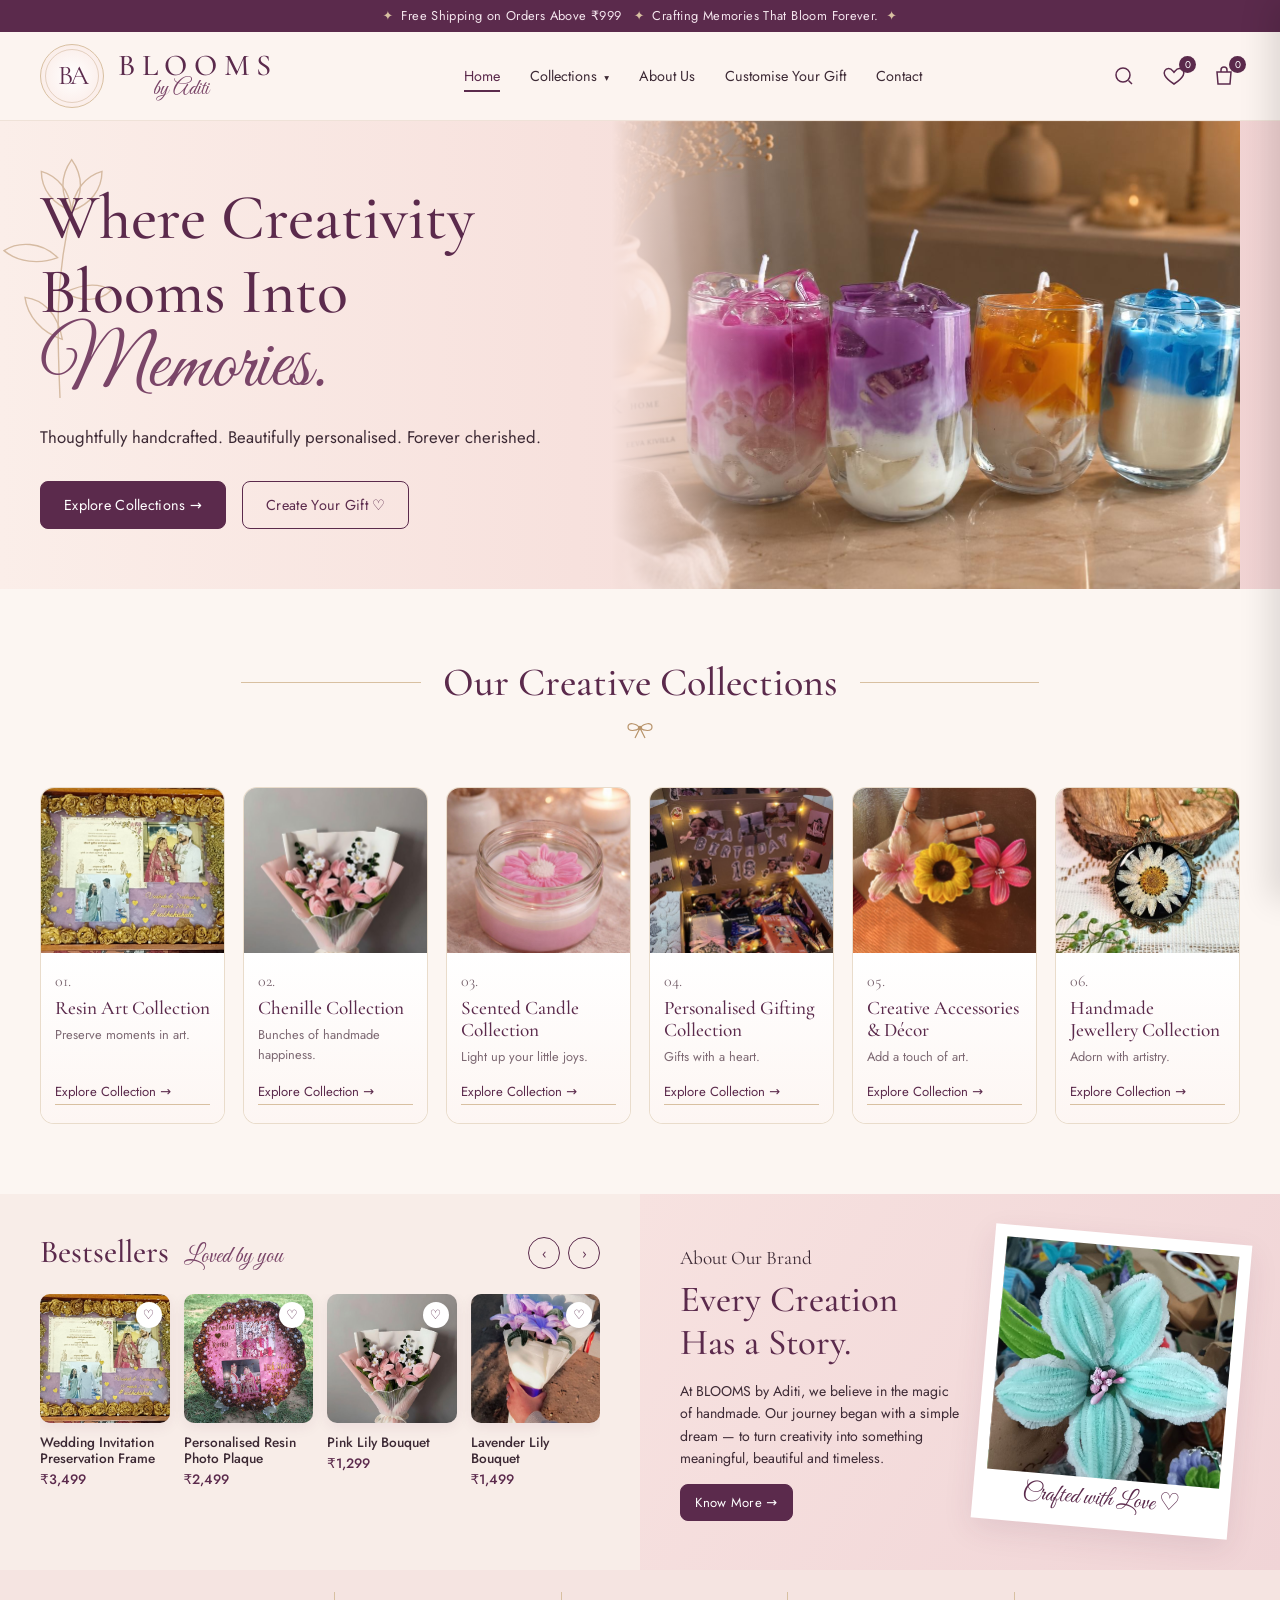
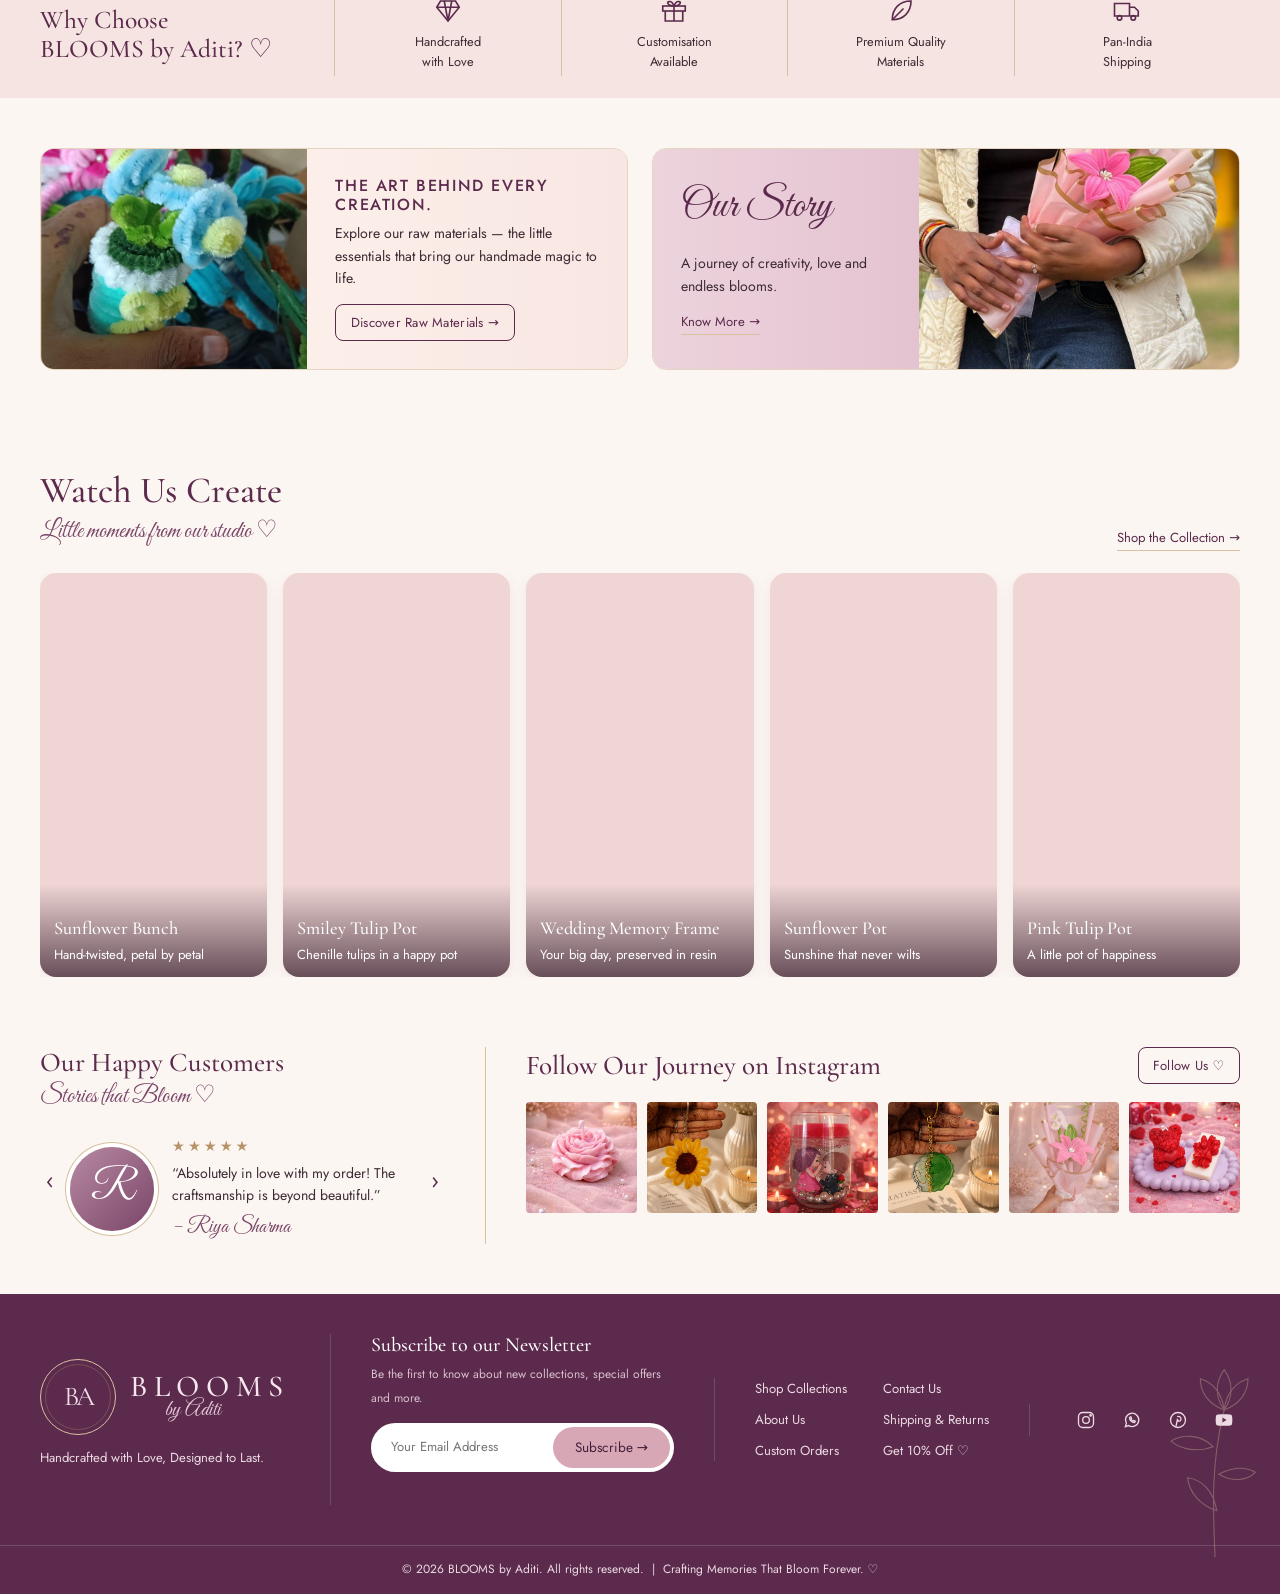
<file: index.html>
<!DOCTYPE html>
<html lang="en">
<head>
  <meta charset="UTF-8">
  <meta name="viewport" content="width=device-width, initial-scale=1.0">
  <title>BLOOMS by Aditi — Handcrafted Resin Art, Candles &amp; Personalised Gifts</title>
  <meta name="description" content="Thoughtfully handcrafted. Beautifully personalised. Forever cherished. Resin art, chenille bouquets, scented candles, personalised gifts and handmade jewellery.">
  <link rel="preconnect" href="https://fonts.googleapis.com">
  <link rel="preconnect" href="https://fonts.gstatic.com" crossorigin>
  <link href="https://fonts.googleapis.com/css2?family=Cormorant+Garamond:wght@400;500;600&family=Great+Vibes&family=Jost:wght@300;400;500;600&display=swap" rel="stylesheet">
  <link rel="stylesheet" href="css/style.css">
</head>
<body data-page="home">
  <div id="site-header"></div>

  <main>
    <!-- HERO -->
    <section class="hero">
      <div class="hero-floral">
        <svg viewBox="0 0 120 220" fill="none" stroke="currentColor" stroke-width="1.2" stroke-linecap="round"><path d="M60 220C58 170 55 120 70 60"/><path d="M62 170c-18-6-30-20-32-36 16 2 28 14 32 36zM64 130c16-8 30-8 40-2-10 10-26 10-40 2z"/><path d="M70 60c-10-14-10-30 0-44 10 14 10 30 0 44z"/><path d="M70 60c-16-6-26-18-26-34 14 4 24 16 26 34zM70 60c16-6 26-18 26-34-14 4-24 16-26 34z"/><path d="M58 100c-14-14-34-14-46-6 12 10 30 12 46 6z"/></svg>
      </div>
      <div class="container hero-inner">
        <div class="hero-copy">
          <h1>Where Creativity<br>Blooms Into <span class="script">Memories.</span></h1>
          <p class="lead">Thoughtfully handcrafted. Beautifully personalised. Forever cherished.</p>
          <div class="hero-actions">
            <a href="collections.html" class="btn btn-primary">Explore Collections →</a>
            <a href="contact.html#custom" class="btn btn-outline">Create Your Gift ♡</a>
          </div>
        </div>
        <div class="hero-visual">
          <div class="ph" data-img="hero.jpg" role="img" aria-label="Hand-poured layered soy candles by BLOOMS by Aditi"></div>
        </div>
      </div>
    </section>

    <!-- COLLECTIONS -->
    <section class="section">
      <div class="container">
        <div class="section-title">
          <h2>Our Creative Collections</h2>
          <span class="bow"><svg width="30" height="18" viewBox="0 0 30 18" fill="none" stroke="currentColor" stroke-width="1.2"><path d="M15 7C11 2 3 1 3 6s8 4 12 1zm0 0c4-5 12-6 12-1s-8 4-12 1z"/><path d="M15 7l-5 10M15 7l5 10"/><circle cx="15" cy="7" r="1.6" fill="currentColor"/></svg></span>
        </div>
        <div class="collections-grid" id="homeCollections"></div>
      </div>
    </section>

    <!-- BESTSELLERS + ABOUT -->
    <section class="split-band">
      <div class="bestsellers">
        <div class="bestsellers-head">
          <h2>Bestsellers <span class="script">Loved by you</span></h2>
          <div class="slider-nav">
            <button class="round-btn" id="bsPrev" aria-label="Previous">‹</button>
            <button class="round-btn" id="bsNext" aria-label="Next">›</button>
          </div>
        </div>
        <div class="product-track" id="bestTrack"></div>
      </div>

      <div class="about-teaser">
        <div>
          <span class="eyebrow">About Our Brand</span>
          <h2>Every Creation<br>Has a Story.</h2>
          <p>At BLOOMS by Aditi, we believe in the magic of handmade. Our journey began with a simple dream — to turn creativity into something meaningful, beautiful and timeless.</p>
          <a href="about.html" class="btn btn-primary btn-sm">Know More →</a>
        </div>
        <figure class="polaroid">
          <div class="ph" data-img="about-hands.jpg" role="img" aria-label="Hands placing pressed flowers into resin"></div>
          <figcaption>Crafted with Love ♡</figcaption>
        </figure>
      </div>
    </section>

    <!-- WHY CHOOSE -->
    <section class="why">
      <div class="container why-inner" id="whyInner"></div>
    </section>

    <!-- RAW MATERIALS / STORY BANNERS -->
    <section class="section-sm">
      <div class="container banners">
        <a href="collections.html" class="banner reveal">
          <div class="ph" data-img="raw-materials.jpg"></div>
          <div class="copy">
            <h3>The Art Behind Every Creation.</h3>
            <p style="font-size:.88rem">Explore our raw materials — the little essentials that bring our handmade magic to life.</p>
            <span class="btn btn-outline btn-sm" style="align-self:flex-start">Discover Raw Materials →</span>
          </div>
        </a>
        <a href="about.html" class="banner story reveal">
          <div class="copy">
            <h3>Our Story</h3>
            <p style="font-size:.88rem">A journey of creativity, love and endless blooms.</p>
            <span class="arrow-link" style="align-self:flex-start">Know More →</span>
          </div>
          <div class="ph" data-img="p-pink-lily-4.jpg"></div>
        </a>
      </div>
    </section>

    <!-- WATCH US CREATE (videos) -->
    <section class="section-sm">
      <div class="container">
        <div class="reels-head">
          <div>
            <h2>Watch Us Create</h2>
            <span class="script">Little moments from our studio ♡</span>
          </div>
          <a href="collections.html" class="arrow-link">Shop the Collection →</a>
        </div>
        <div class="reels" id="reels"></div>
      </div>
    </section>

    <!-- TESTIMONIALS + INSTAGRAM -->
    <section class="section-sm" style="padding-top:20px">
      <div class="container social-band">
        <div>
          <h2>Our Happy Customers</h2>
          <span class="script">Stories that Bloom ♡</span>
          <div class="t-slider">
            <button class="t-arrow" id="tPrev" aria-label="Previous review">‹</button>
            <div id="tSlides" style="flex:1"></div>
            <button class="t-arrow" id="tNext" aria-label="Next review">›</button>
          </div>
        </div>
        <div>
          <div class="insta-head">
            <h2>Follow Our Journey on Instagram</h2>
            <a href="#" class="btn btn-outline btn-sm">Follow Us ♡</a>
          </div>
          <div class="insta-grid" id="instaGrid"></div>
        </div>
      </div>
    </section>
  </main>

  <div id="site-footer"></div>

  <script src="js/main.js"></script>
  <script>
    window.pageInit = () => {
      // Collections
      document.getElementById("homeCollections").innerHTML =
        COLLECTIONS.map((c, i) => collectionCard(c, i)).join("");

      // Bestsellers slider
      const track = document.getElementById("bestTrack");
      track.innerHTML = PRODUCTS.filter((p) => p.best).map((p) => productCard(p)).join("");
      const step = () => track.querySelector(".product-card").offsetWidth + 14;
      document.getElementById("bsNext").onclick = () => {
        const atEnd = track.scrollLeft + track.clientWidth >= track.scrollWidth - 5;
        track.scrollTo({ left: atEnd ? 0 : track.scrollLeft + step() });
      };
      document.getElementById("bsPrev").onclick = () => track.scrollBy({ left: -step() });

      // Why choose
      const why = [
        [ICON.diamond, "Handcrafted<br>with Love"],
        [ICON.gift, "Customisation<br>Available"],
        [ICON.leaf, "Premium Quality<br>Materials"],
        [ICON.truck, "Pan-India<br>Shipping"],
      ];
      document.getElementById("whyInner").innerHTML =
        `<h2>Why Choose<br>BLOOMS by Aditi? ♡</h2>` +
        why.map(([i, t]) => `<div class="why-item">${i}${t}</div>`).join("");

      // Testimonials
      const reviews = [
        ["Absolutely in love with my order! The craftsmanship is beyond beautiful.", "Riya Sharma", "avatar-1.jpg"],
        ["The custom gift I ordered for my sister's birthday was perfect. Such attention to detail.", "Ananya P.", "avatar-2.jpg"],
        ["The candle collection is divine! The fragrance, the packaging — everything is just perfect.", "Mehak T.", "avatar-3.jpg"],
      ];
      const slides = document.getElementById("tSlides");
      slides.innerHTML = reviews.map(([q, n, img], i) => `
        <div class="t-slide testimonial ${i === 0 ? "active" : ""}">
          <div class="avatar avatar-initial">${n.charAt(0)}</div>
          <div><div class="stars">★★★★★</div><blockquote>“${q}”</blockquote><cite>– ${n}</cite></div>
        </div>`).join("");
      let ti = 0;
      const show = (n) => {
        const all = slides.querySelectorAll(".t-slide");
        ti = (n + all.length) % all.length;
        all.forEach((s, i) => s.classList.toggle("active", i === ti));
      };
      document.getElementById("tNext").onclick = () => show(ti + 1);
      document.getElementById("tPrev").onclick = () => show(ti - 1);
      setInterval(() => show(ti + 1), 6000);

      // Video reels — only play while on screen, to save data
      const reels = [
        ["reel-sunflowers.mp4", "Sunflower Bunch", "Hand-twisted, petal by petal"],
        ["reel-tulip-pot.mp4", "Smiley Tulip Pot", "Chenille tulips in a happy pot"],
        ["reel-resin-frame.mp4", "Wedding Memory Frame", "Your big day, preserved in resin"],
        ["reel-sunflower-pot.mp4", "Sunflower Pot", "Sunshine that never wilts"],
        ["reel-pink-tulip-pot.mp4", "Pink Tulip Pot", "A little pot of happiness"],
      ];
      const reelWrap = document.getElementById("reels");
      reelWrap.innerHTML = reels.map(([src, title, sub]) => `
        <figure class="reel">
          <video src="videos/${src}" muted loop playsinline preload="metadata" aria-label="${title} video"></video>
          <figcaption><strong>${title}</strong>${sub}</figcaption>
        </figure>`).join("");
      const vio = new IntersectionObserver((entries) => entries.forEach((en) => {
        const v = en.target;
        if (en.isIntersecting) v.play().catch(() => {}); else v.pause();
      }), { threshold: 0.4 });
      reelWrap.querySelectorAll("video").forEach((v) => vio.observe(v));

      // Instagram
      document.getElementById("instaGrid").innerHTML =
        [1, 2, 3, 4, 5, 6].map((n) => `<a href="#" aria-label="Instagram post ${n}"><div class="ph" data-img="insta-${n}.jpg"></div></a>`).join("");
    };
  </script>
</body>
</html>
</file>
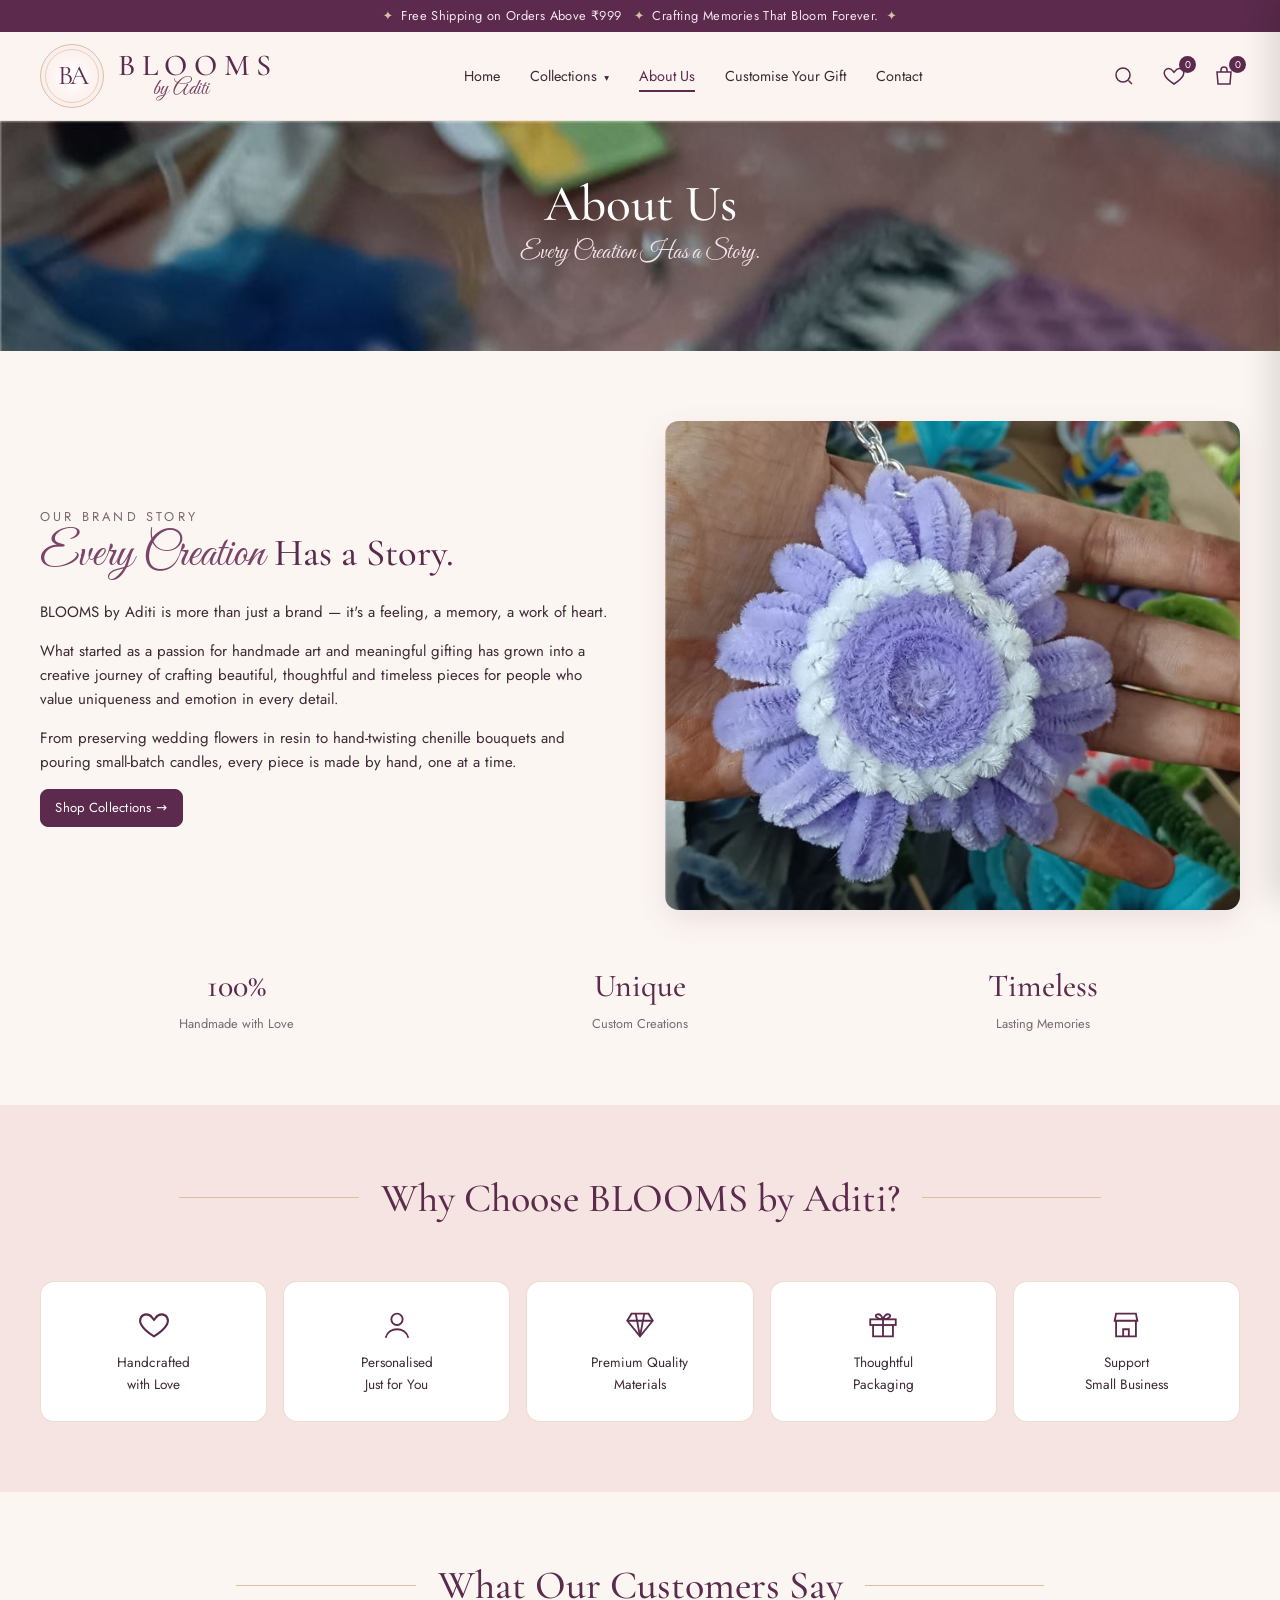
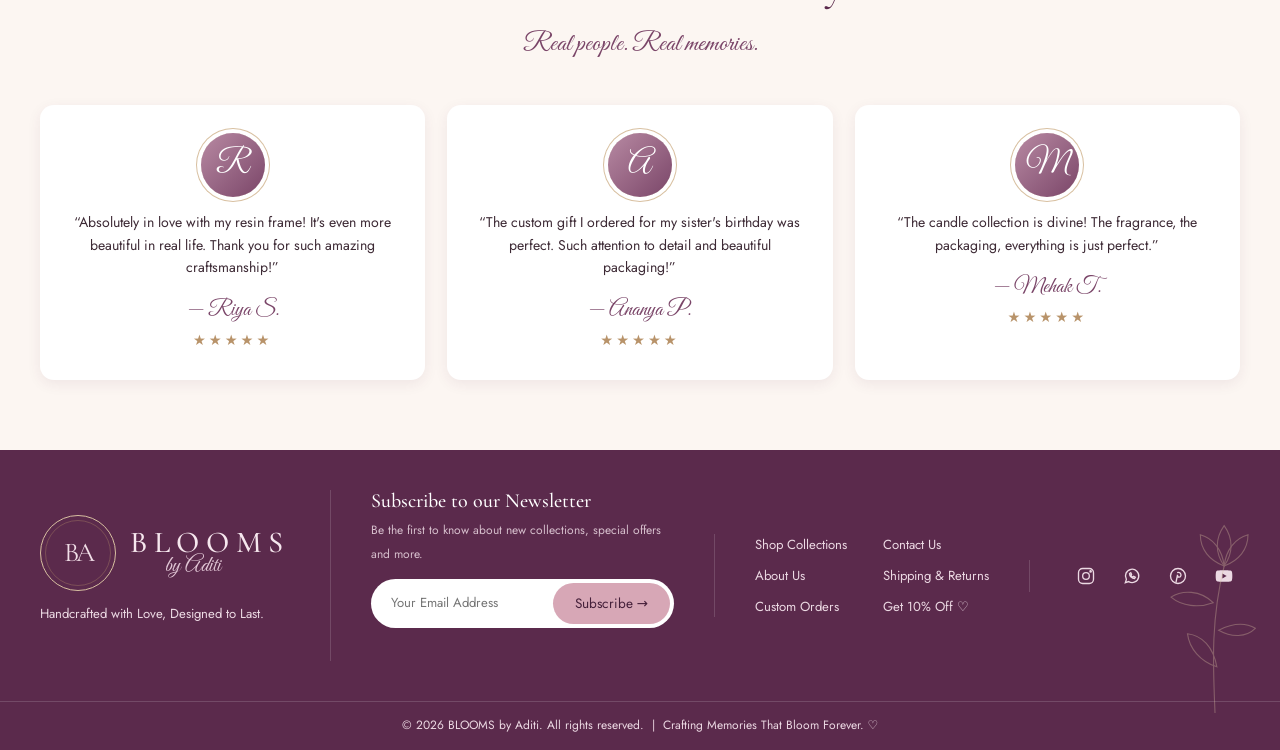
<file: about.html>
<!DOCTYPE html>
<html lang="en">
<head>
  <meta charset="UTF-8">
  <meta name="viewport" content="width=device-width, initial-scale=1.0">
  <title>About Us — BLOOMS by Aditi</title>
  <link rel="preconnect" href="https://fonts.googleapis.com">
  <link rel="preconnect" href="https://fonts.gstatic.com" crossorigin>
  <link href="https://fonts.googleapis.com/css2?family=Cormorant+Garamond:wght@400;500;600&family=Great+Vibes&family=Jost:wght@300;400;500;600&display=swap" rel="stylesheet">
  <link rel="stylesheet" href="css/style.css">
</head>
<body data-page="about">
  <div id="site-header"></div>

  <main>
    <section class="page-banner ph" data-img="banner-about.jpg">
      <div>
        <h1>About Us</h1>
        <p class="script">Every Creation Has a Story.</p>
      </div>
    </section>

    <section class="section">
      <div class="container story-grid">
        <div class="reveal">
          <span class="eyebrow" style="font-size:.8rem;letter-spacing:.25em;text-transform:uppercase;color:var(--muted)">Our Brand Story</span>
          <h2><span class="script" style="font-size:1.2em">Every Creation</span> Has a Story.</h2>
          <p>BLOOMS by Aditi is more than just a brand — it's a feeling, a memory, a work of heart.</p>
          <p>What started as a passion for handmade art and meaningful gifting has grown into a creative journey of crafting beautiful, thoughtful and timeless pieces for people who value uniqueness and emotion in every detail.</p>
          <p>From preserving wedding flowers in resin to hand-twisting chenille bouquets and pouring small-batch candles, every piece is made by hand, one at a time.</p>
          <a href="collections.html" class="btn btn-primary btn-sm">Shop Collections →</a>
        </div>
        <div class="ph reveal" data-img="about-story.jpg" role="img" aria-label="Aditi crafting a resin piece"></div>
      </div>
      <div class="container stats">
        <div><strong>100%</strong><span>Handmade with Love</span></div>
        <div><strong>Unique</strong><span>Custom Creations</span></div>
        <div><strong>Timeless</strong><span>Lasting Memories</span></div>
      </div>
    </section>

    <section class="section" style="background:var(--blush)">
      <div class="container">
        <div class="section-title"><h2>Why Choose BLOOMS by Aditi?</h2></div>
        <div class="values" id="values"></div>
      </div>
    </section>

    <section class="section">
      <div class="container">
        <div class="section-title">
          <h2>What Our Customers Say</h2>
          <p class="script">Real people. Real memories.</p>
        </div>
        <div class="reviews-grid" id="reviews"></div>
      </div>
    </section>
  </main>

  <div id="site-footer"></div>

  <script src="js/main.js"></script>
  <script>
    window.pageInit = () => {
      const vals = [
        [ICON.heart, "Handcrafted<br>with Love"],
        [ICON.user, "Personalised<br>Just for You"],
        [ICON.diamond, "Premium Quality<br>Materials"],
        [ICON.gift, "Thoughtful<br>Packaging"],
        [ICON.shop, "Support<br>Small Business"],
      ];
      document.getElementById("values").innerHTML =
        vals.map(([i, t]) => `<div class="value reveal">${i}${t}</div>`).join("");

      const reviews = [
        ["Absolutely in love with my resin frame! It's even more beautiful in real life. Thank you for such amazing craftsmanship!", "Riya S.", "avatar-1.jpg"],
        ["The custom gift I ordered for my sister's birthday was perfect. Such attention to detail and beautiful packaging!", "Ananya P.", "avatar-2.jpg"],
        ["The candle collection is divine! The fragrance, the packaging, everything is just perfect.", "Mehak T.", "avatar-3.jpg"],
      ];
      document.getElementById("reviews").innerHTML = reviews.map(([q, n, img]) => `
        <div class="review-card reveal">
          <div class="avatar avatar-initial">${n.charAt(0)}</div>
          <p>“${q}”</p>
          <cite class="script" style="font-style:normal;font-size:1.4rem">— ${n}</cite>
          <div class="stars">★★★★★</div>
        </div>`).join("");
    };
  </script>
</body>
</html>
</file>
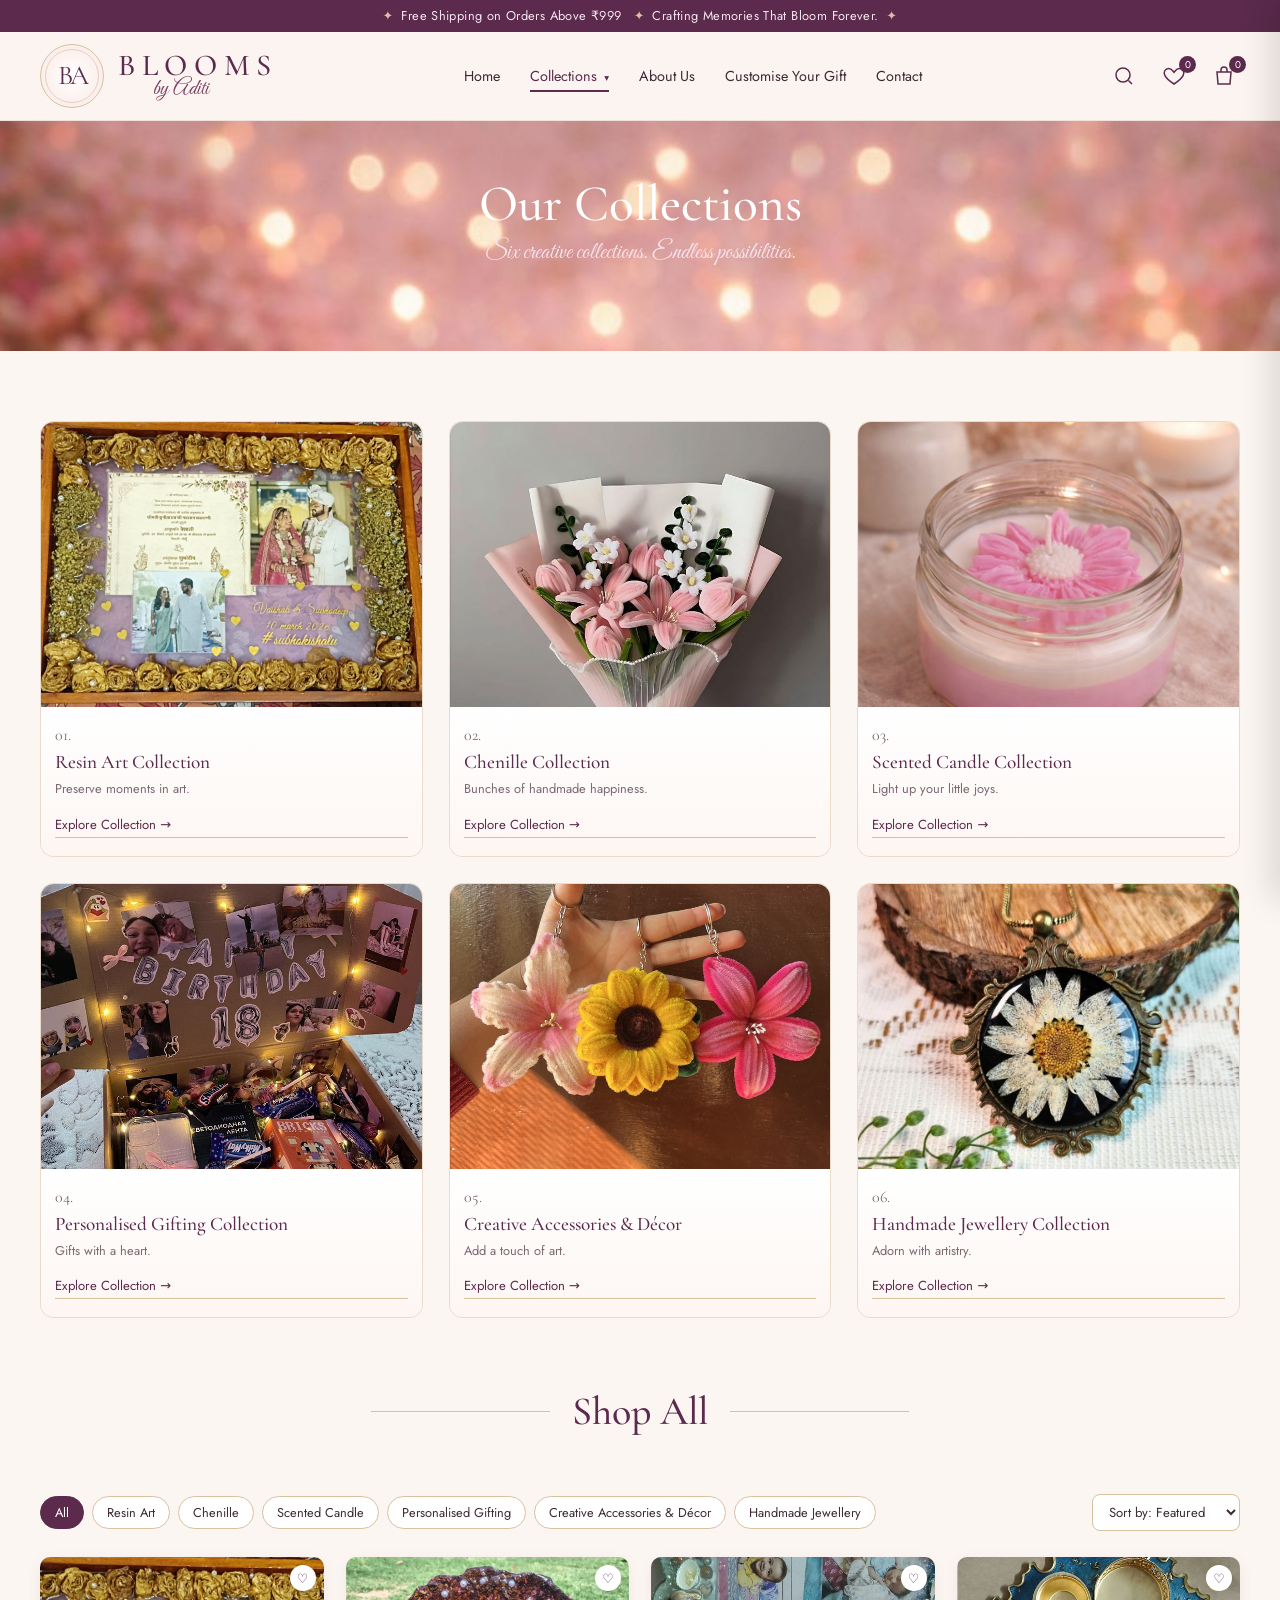
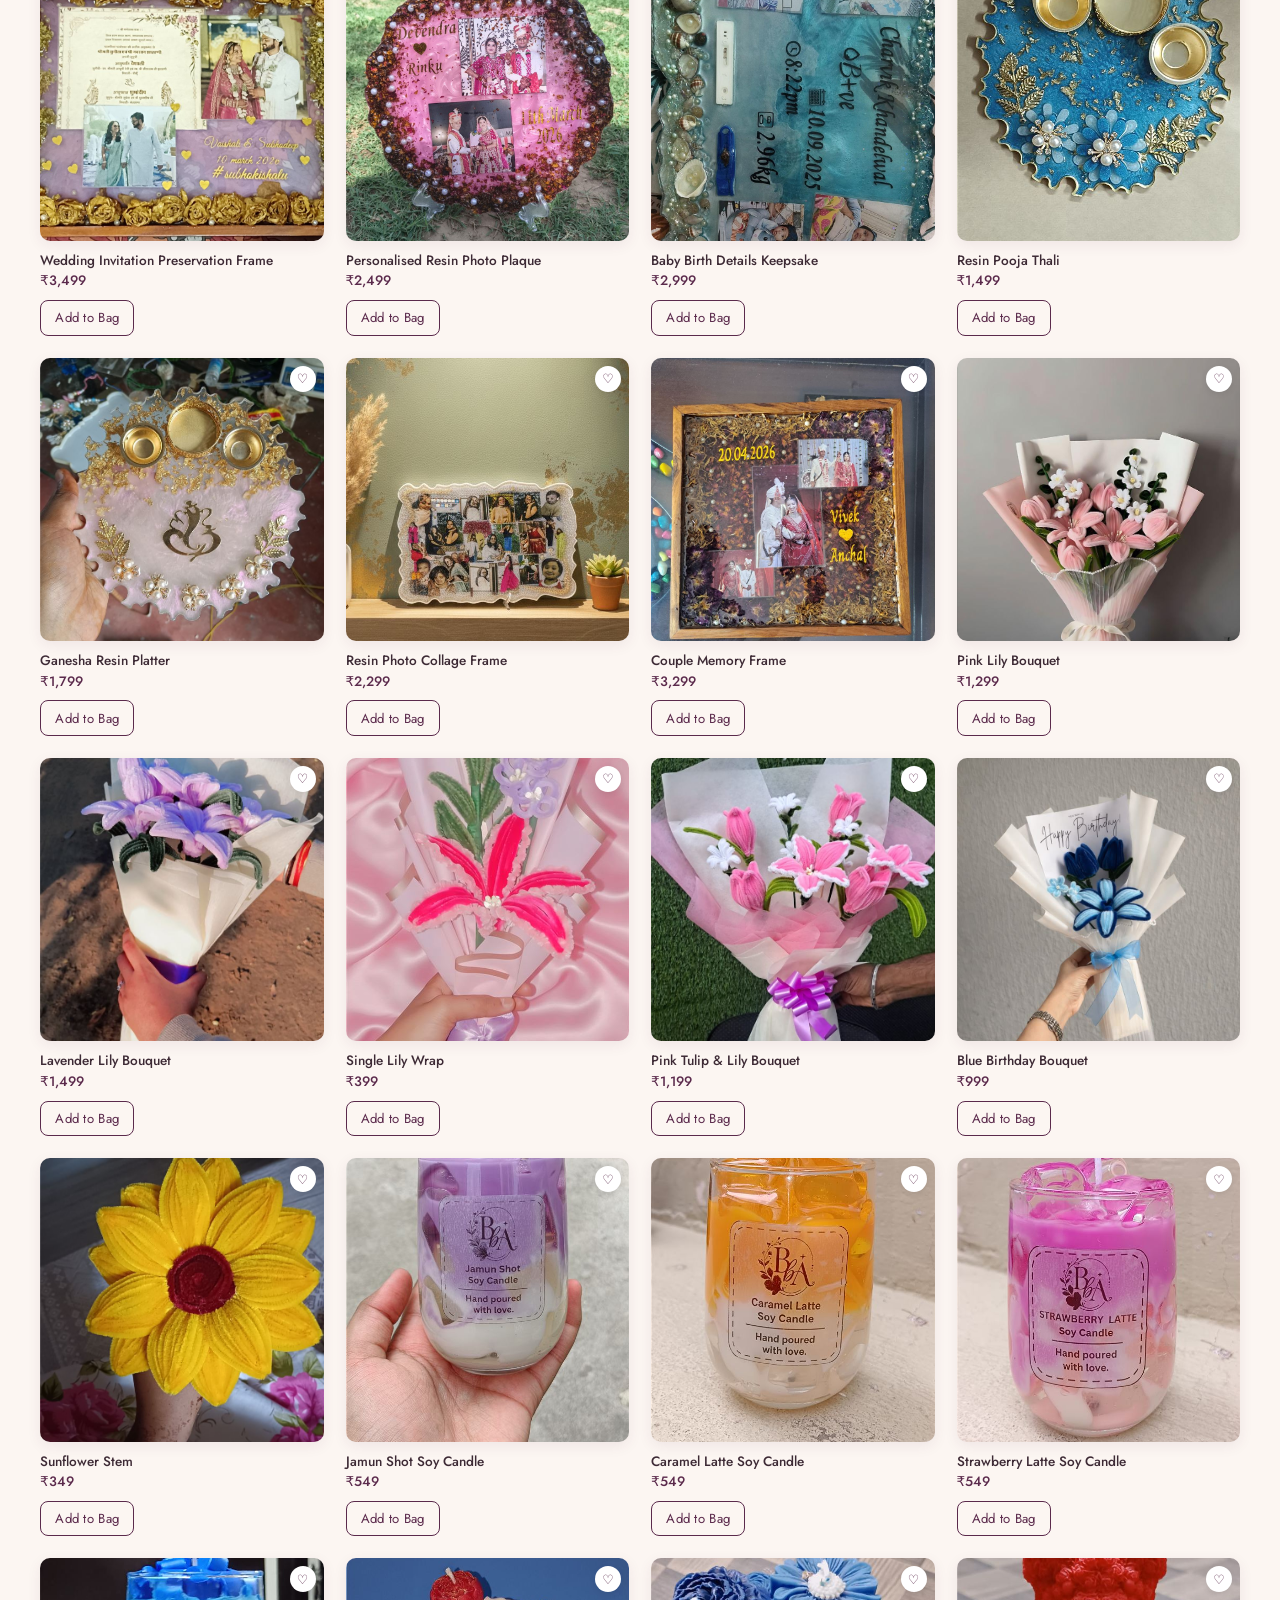
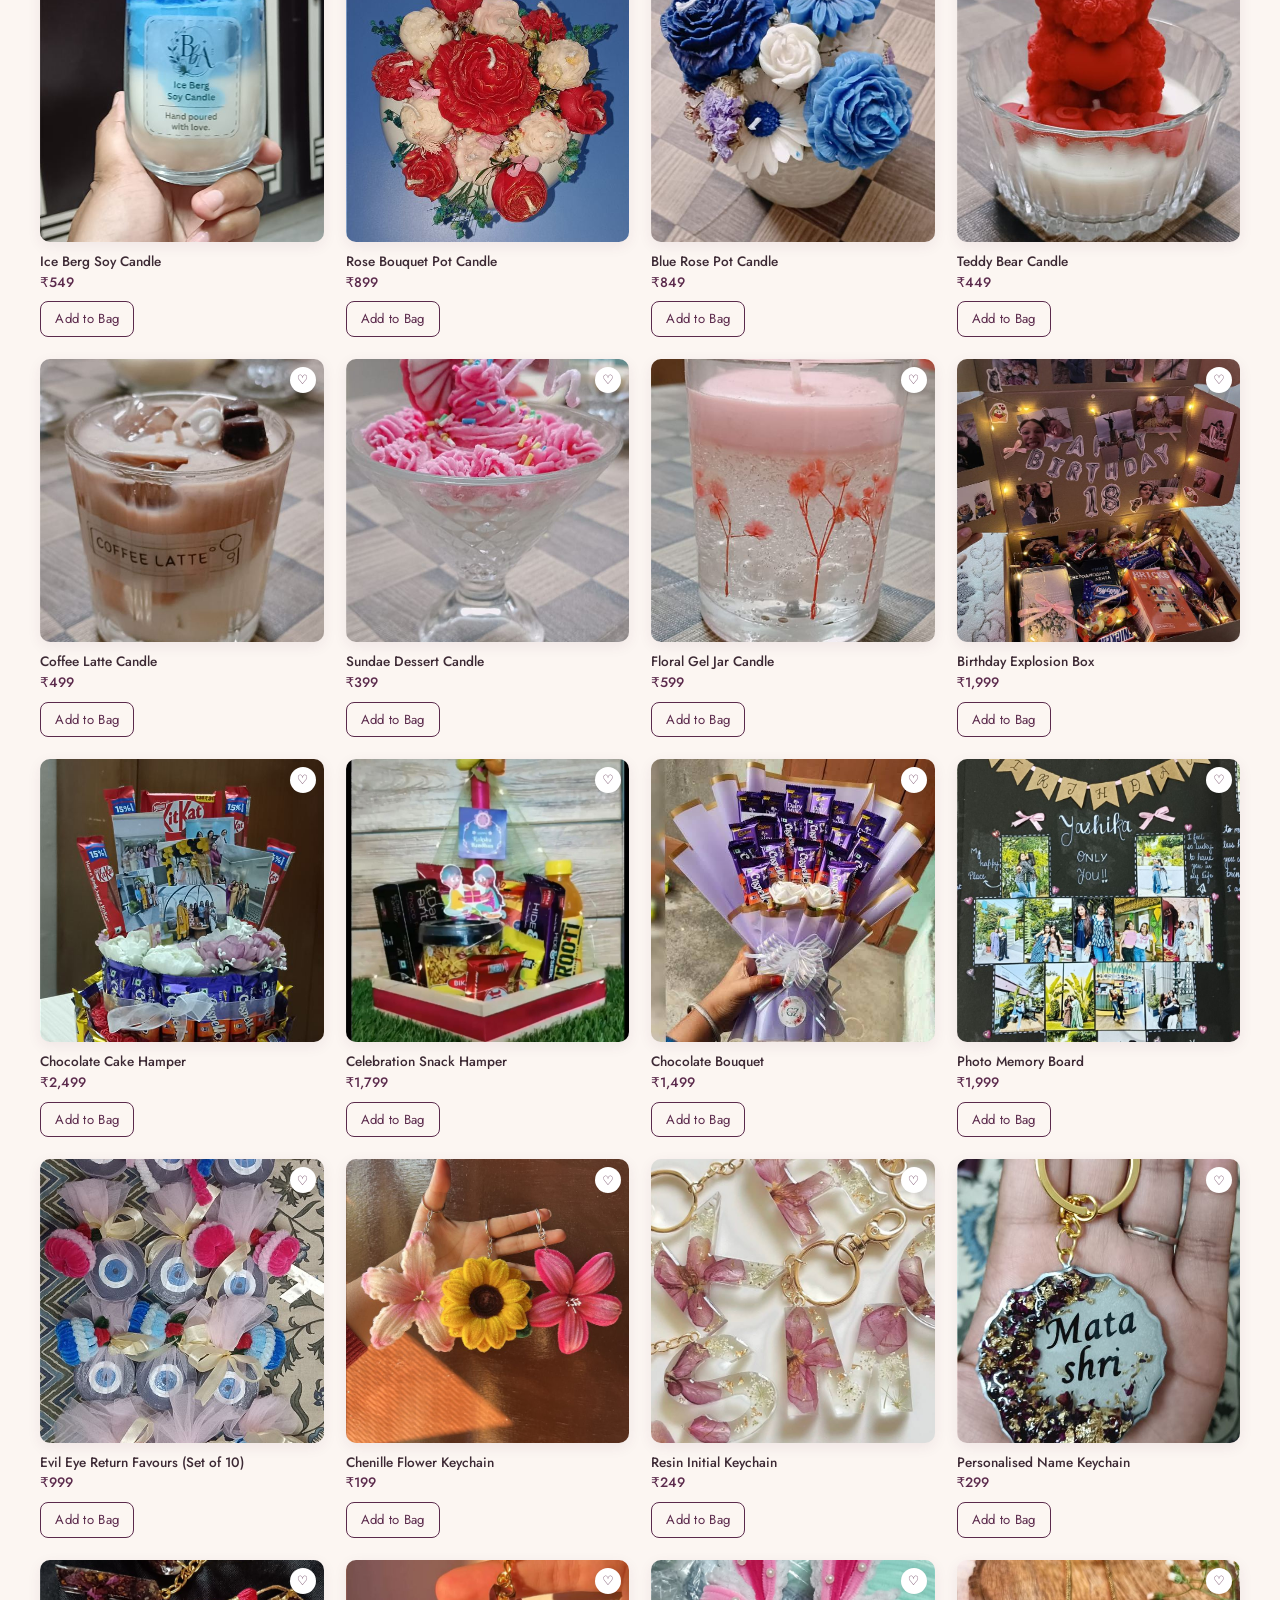
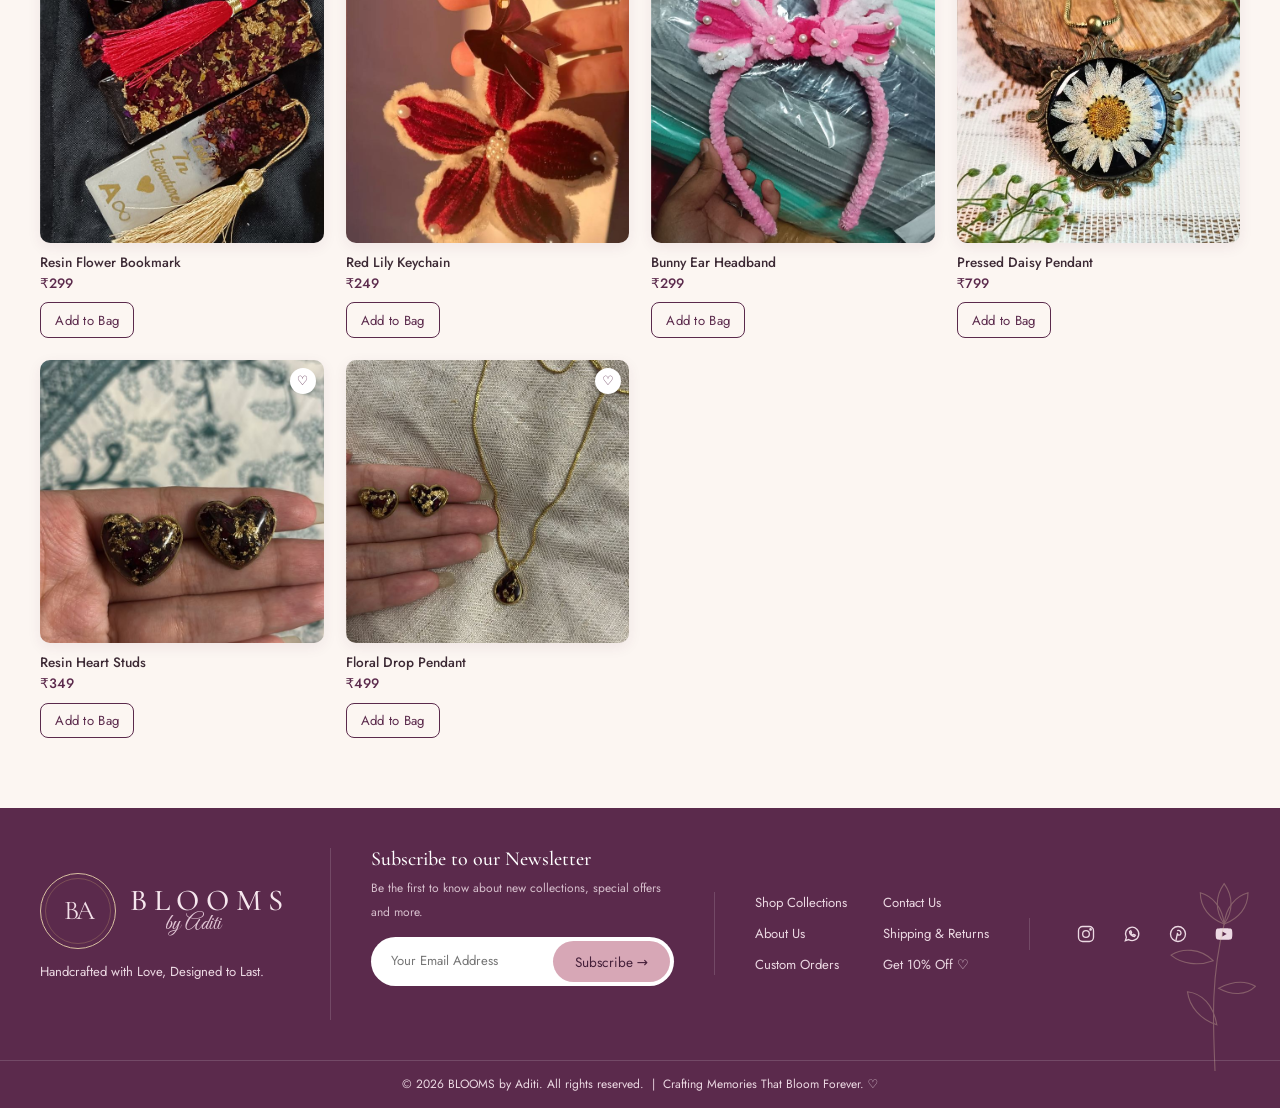
<file: collections.html>
<!DOCTYPE html>
<html lang="en">
<head>
  <meta charset="UTF-8">
  <meta name="viewport" content="width=device-width, initial-scale=1.0">
  <title>Our Collections — BLOOMS by Aditi</title>
  <link rel="preconnect" href="https://fonts.googleapis.com">
  <link rel="preconnect" href="https://fonts.gstatic.com" crossorigin>
  <link href="https://fonts.googleapis.com/css2?family=Cormorant+Garamond:wght@400;500;600&family=Great+Vibes&family=Jost:wght@300;400;500;600&display=swap" rel="stylesheet">
  <link rel="stylesheet" href="css/style.css">
</head>
<body data-page="collections">
  <div id="site-header"></div>

  <main>
    <section class="page-banner ph" data-img="banner-collections.jpg">
      <div>
        <h1 id="bannerTitle">Our Collections</h1>
        <p class="script" id="bannerSub">Six creative collections. Endless possibilities.</p>
      </div>
    </section>

    <section class="section" id="allCollections">
      <div class="container">
        <div class="collections-page-grid" id="colGrid"></div>
      </div>
    </section>

    <section class="section" style="padding-top:0">
      <div class="container">
        <div class="section-title"><h2 id="shopTitle">Shop All</h2></div>
        <div class="toolbar">
          <div class="chips" id="chips"></div>
          <select class="sort" id="sort" aria-label="Sort products">
            <option value="featured">Sort by: Featured</option>
            <option value="low">Price: Low to High</option>
            <option value="high">Price: High to Low</option>
            <option value="az">Name: A–Z</option>
          </select>
        </div>
        <div class="shop-grid" id="shopGrid"></div>
        <p class="empty" id="noResults" hidden>No products match your search.</p>
      </div>
    </section>
  </main>

  <div id="site-footer"></div>

  <script src="js/main.js"></script>
  <script>
    window.pageInit = () => {
      const params = new URLSearchParams(location.search);
      let active = params.get("c") || "all";
      const q = (params.get("q") || "").toLowerCase().trim();

      document.getElementById("colGrid").innerHTML = COLLECTIONS.map((c, i) => collectionCard(c, i)).join("");

      const chips = document.getElementById("chips");
      chips.innerHTML = `<button class="chip" data-c="all">All</button>` +
        COLLECTIONS.map((c) => `<button class="chip" data-c="${c.id}">${c.name.replace(" Collection", "")}</button>`).join("");

      const render = () => {
        chips.querySelectorAll(".chip").forEach((b) => b.classList.toggle("active", b.dataset.c === active));
        let list = PRODUCTS.filter((p) => (active === "all" || p.col === active) && (!q || p.name.toLowerCase().includes(q)));
        const s = document.getElementById("sort").value;
        if (s === "low") list.sort((a, b) => a.price - b.price);
        if (s === "high") list.sort((a, b) => b.price - a.price);
        if (s === "az") list.sort((a, b) => a.name.localeCompare(b.name));
        document.getElementById("shopGrid").innerHTML = list.map((p) => productCard(p, { addBtn: true })).join("");
        document.getElementById("noResults").hidden = list.length > 0;
        const col = COLLECTIONS.find((c) => c.id === active);
        document.getElementById("shopTitle").textContent = q ? `Results for “${q}”` : col ? col.name : "Shop All";
        if (col) {
          document.getElementById("bannerTitle").textContent = col.name;
          document.getElementById("bannerSub").textContent = col.tag;
        }
        loadImages();
      };
      chips.addEventListener("click", (e) => {
        const b = e.target.closest(".chip"); if (!b) return;
        active = b.dataset.c; render();
      });
      document.getElementById("sort").addEventListener("change", render);
      render();
      // When arriving on a specific collection or search, skip the overview grid
      if (active !== "all" || q) document.getElementById("allCollections").hidden = true;
    };
  </script>
</body>
</html>
</file>
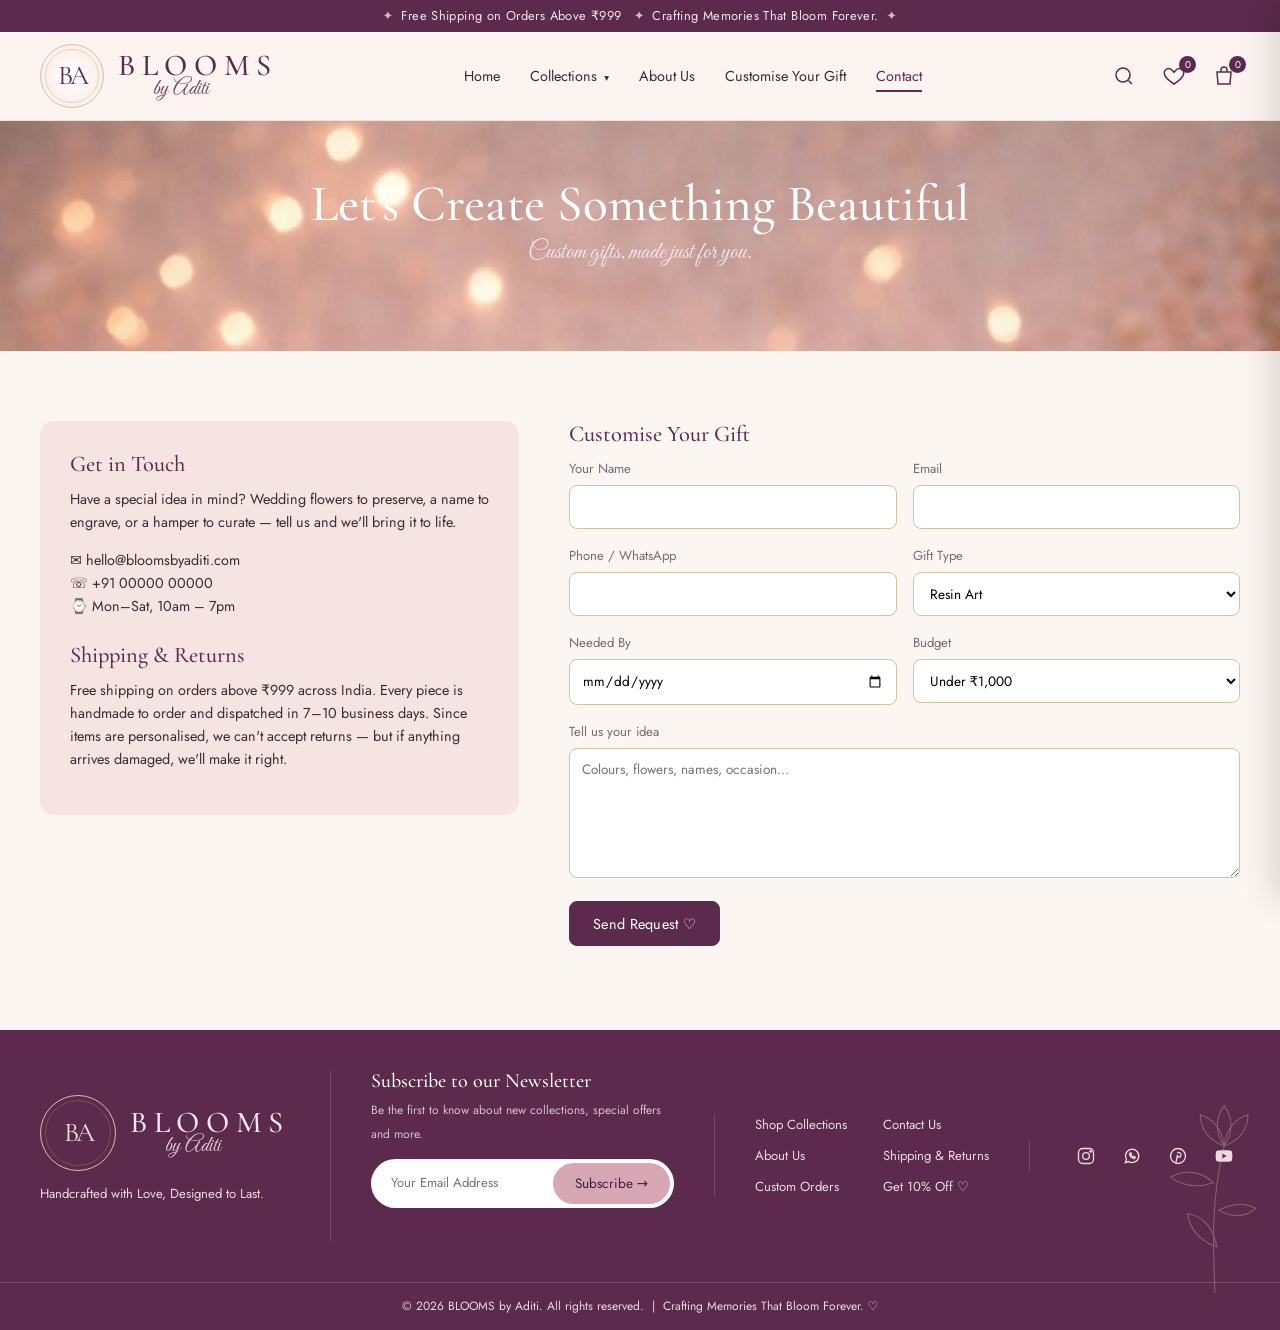
<file: contact.html>
<!DOCTYPE html>
<html lang="en">
<head>
  <meta charset="UTF-8">
  <meta name="viewport" content="width=device-width, initial-scale=1.0">
  <title>Contact &amp; Custom Orders — BLOOMS by Aditi</title>
  <link rel="preconnect" href="https://fonts.googleapis.com">
  <link rel="preconnect" href="https://fonts.gstatic.com" crossorigin>
  <link href="https://fonts.googleapis.com/css2?family=Cormorant+Garamond:wght@400;500;600&family=Great+Vibes&family=Jost:wght@300;400;500;600&display=swap" rel="stylesheet">
  <link rel="stylesheet" href="css/style.css">
</head>
<body data-page="contact">
  <div id="site-header"></div>

  <main>
    <section class="page-banner ph" data-img="banner-contact.jpg">
      <div>
        <h1>Let's Create Something Beautiful</h1>
        <p class="script">Custom gifts, made just for you.</p>
      </div>
    </section>

    <section class="section" id="custom">
      <div class="container contact-layout">
        <div>
          <div class="contact-card">
            <h2>Get in Touch</h2>
            <p>Have a special idea in mind? Wedding flowers to preserve, a name to engrave, or a hamper to curate — tell us and we'll bring it to life.</p>
            <p>✉ hello@bloomsbyaditi.com<br>☏ +91 00000 00000<br>⌚ Mon–Sat, 10am – 7pm</p>
            <div id="shipping">
              <h3 style="font-size:1.4rem;margin-top:24px">Shipping &amp; Returns</h3>
              <p>Free shipping on orders above ₹999 across India. Every piece is handmade to order and dispatched in 7–10 business days. Since items are personalised, we can't accept returns — but if anything arrives damaged, we'll make it right.</p>
            </div>
          </div>
        </div>

        <form id="customForm" novalidate>
          <h2>Customise Your Gift</h2>
          <div class="form-grid">
            <div><label for="fName">Your Name</label><input class="field" id="fName" required></div>
            <div><label for="fEmail">Email</label><input class="field" id="fEmail" type="email" required></div>
            <div><label for="fPhone">Phone / WhatsApp</label><input class="field" id="fPhone" type="tel"></div>
            <div><label for="fType">Gift Type</label>
              <select class="field" id="fType">
                <option>Resin Art</option><option>Chenille Bouquet</option><option>Scented Candle</option>
                <option>Personalised Hamper</option><option>Accessories &amp; Décor</option><option>Jewellery</option><option>Something else</option>
              </select>
            </div>
            <div><label for="fDate">Needed By</label><input class="field" id="fDate" type="date"></div>
            <div><label for="fBudget">Budget</label>
              <select class="field" id="fBudget"><option>Under ₹1,000</option><option>₹1,000 – ₹2,500</option><option>₹2,500 – ₹5,000</option><option>₹5,000+</option></select>
            </div>
            <div class="full"><label for="fMsg">Tell us your idea</label><textarea id="fMsg" rows="5" required placeholder="Colours, flowers, names, occasion…"></textarea></div>
            <div class="full"><button class="btn btn-primary" type="submit">Send Request ♡</button>
              <p id="formMsg" style="font-size:.85rem;color:var(--plum);margin-top:10px"></p></div>
          </div>
        </form>
      </div>
    </section>
  </main>

  <div id="site-footer"></div>

  <script src="js/main.js"></script>
  <script>
    window.pageInit = () => {
      document.getElementById("customForm").addEventListener("submit", (e) => {
        e.preventDefault();
        const f = e.target, msg = document.getElementById("formMsg");
        const bad = [...f.querySelectorAll("[required]")].find((el) => !el.value.trim() || !el.checkValidity());
        if (bad) { msg.textContent = "Please fill in your name, a valid email and your idea."; bad.focus(); return; }
        f.reset();
        msg.textContent = "Thank you! We'll get back to you within 24 hours ♡";
      });
    };
  </script>
</body>
</html>
</file>
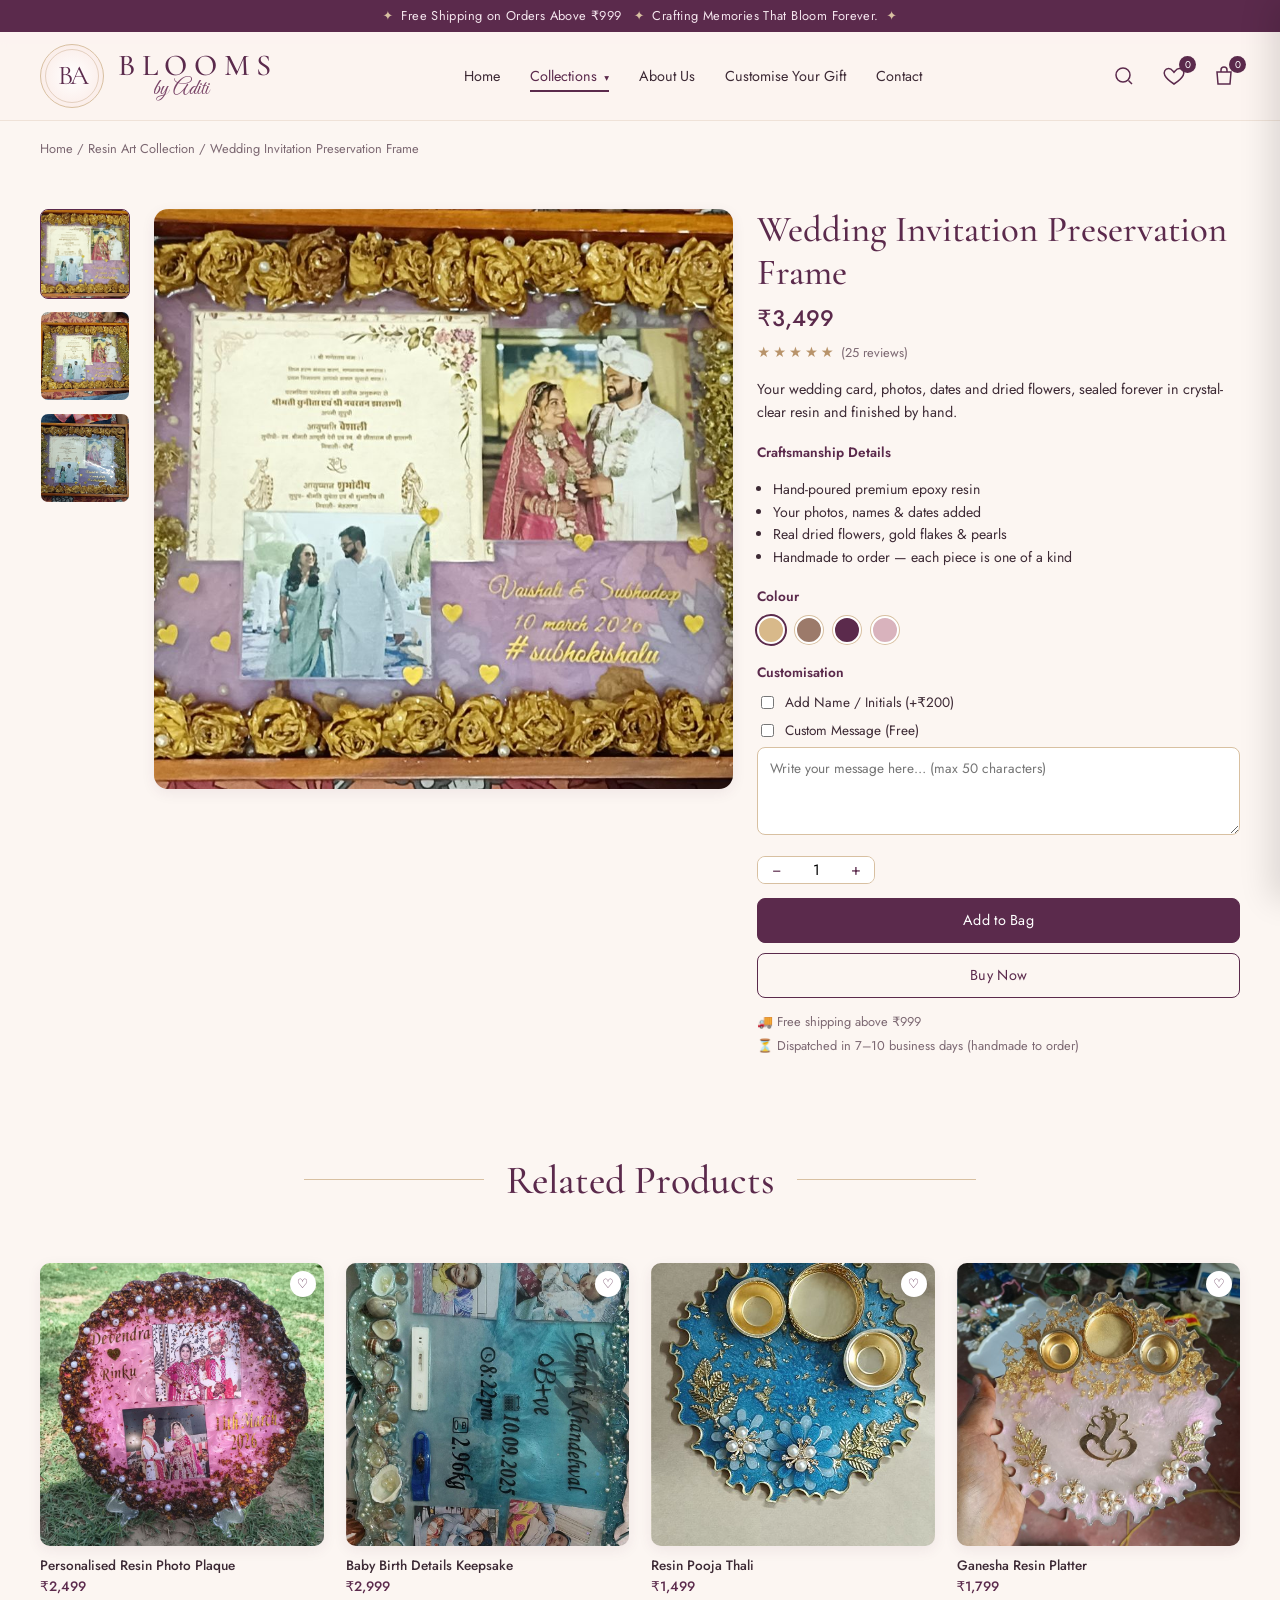
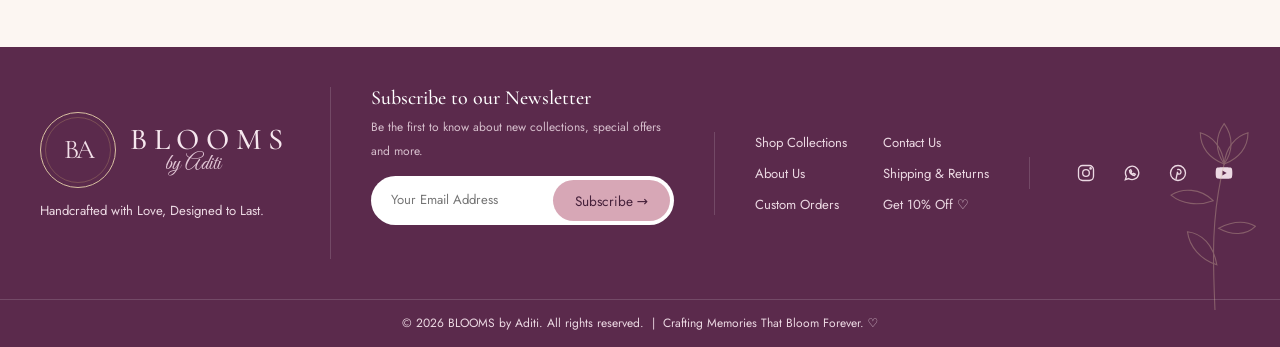
<file: product.html>
<!DOCTYPE html>
<html lang="en">
<head>
  <meta charset="UTF-8">
  <meta name="viewport" content="width=device-width, initial-scale=1.0">
  <title>Product — BLOOMS by Aditi</title>
  <link rel="preconnect" href="https://fonts.googleapis.com">
  <link rel="preconnect" href="https://fonts.gstatic.com" crossorigin>
  <link href="https://fonts.googleapis.com/css2?family=Cormorant+Garamond:wght@400;500;600&family=Great+Vibes&family=Jost:wght@300;400;500;600&display=swap" rel="stylesheet">
  <link rel="stylesheet" href="css/style.css">
</head>
<body data-page="collections">
  <div id="site-header"></div>

  <main class="container">
    <nav class="breadcrumbs" id="crumbs"></nav>

    <section class="section-sm product-layout">
      <div class="thumbs" id="thumbs"></div>
      <div class="ph main-image" id="mainImage"></div>

      <div class="product-info">
        <h1 id="pName"></h1>
        <div class="price" id="pPrice"></div>
        <div class="reviews"><span class="stars">★★★★★</span> (25 reviews)</div>
        <p style="font-size:.9rem" id="pDesc"></p>

        <h5>Craftsmanship Details</h5>
        <ul id="pDetails"></ul>

        <h5>Colour</h5>
        <div class="swatches" id="swatches">
          <button class="swatch active" style="background:#d8b98a" aria-label="Gold"></button>
          <button class="swatch" style="background:#9c7a6a" aria-label="Mocha"></button>
          <button class="swatch" style="background:#5b2a4c" aria-label="Plum"></button>
          <button class="swatch" style="background:#d9b3bd" aria-label="Blush"></button>
        </div>

        <h5>Customisation</h5>
        <label class="check"><input type="checkbox" id="optName"> Add Name / Initials (+₹200)</label>
        <label class="check"><input type="checkbox" id="optMsg"> Custom Message (Free)</label>
        <textarea id="note" rows="3" maxlength="50" placeholder="Write your message here… (max 50 characters)"></textarea>

        <div class="qty">
          <button id="qMinus" aria-label="Decrease">−</button>
          <input id="qty" value="1" inputmode="numeric" aria-label="Quantity">
          <button id="qPlus" aria-label="Increase">+</button>
        </div>
        <div class="buy-actions">
          <button class="btn btn-primary btn-block" id="addBtn">Add to Bag</button>
          <button class="btn btn-outline btn-block" id="buyBtn">Buy Now</button>
        </div>
        <div class="perks">
          <span>🚚 Free shipping above ₹999</span>
          <span>⏳ Dispatched in 7–10 business days (handmade to order)</span>
        </div>
      </div>
    </section>

    <section class="section-sm">
      <div class="section-title"><h2>Related Products</h2></div>
      <div class="shop-grid" id="related"></div>
    </section>
  </main>

  <div id="site-footer"></div>

  <script src="js/main.js"></script>
  <script>
    window.pageInit = () => {
      const id = new URLSearchParams(location.search).get("id");
      const p = PRODUCTS.find((x) => x.id === id) || PRODUCTS[0];
      const col = COLLECTIONS.find((c) => c.id === p.col);
      document.title = `${p.name} — BLOOMS by Aditi`;
      document.getElementById("crumbs").innerHTML =
        `<a href="index.html">Home</a> / <a href="collections.html?c=${col.id}">${col.name}</a> / ${p.name}`;
      document.getElementById("pName").textContent = p.name;
      document.getElementById("pDesc").textContent = p.desc || col.about;
      document.getElementById("pDetails").innerHTML = col.details.map((d) => `<li>${d}</li>`).join("");

      const priceEl = document.getElementById("pPrice");
      const optName = document.getElementById("optName");
      const updPrice = () => priceEl.textContent = rupee(p.price + (optName.checked ? 200 : 0));
      optName.onchange = updPrice; updPrice();

      // Gallery: main photo + any extra photos listed for this product
      const imgs = [p.img, ...(p.gallery || [])];
      if (imgs.length < 2) {
        document.getElementById("thumbs").hidden = true;
        document.querySelector(".product-layout").classList.add("no-thumbs");
      }
      const main = document.getElementById("mainImage");
      const thumbs = document.getElementById("thumbs");
      thumbs.innerHTML = imgs.map((src, i) =>
        `<button class="${i === 0 ? "active" : ""}" data-src="${src}" aria-label="View image ${i + 1}"><div class="ph" data-img="${src}"></div></button>`).join("");
      const setMain = (src) => {
        main.dataset.img = src; delete main.dataset.done; main.classList.remove("loaded"); main.style.backgroundImage = "";
        loadImages(main.parentElement);
      };
      setMain(p.img);
      thumbs.addEventListener("click", (e) => {
        const b = e.target.closest("button"); if (!b) return;
        thumbs.querySelectorAll("button").forEach((x) => x.classList.toggle("active", x === b));
        setMain(b.dataset.src);
      });

      document.getElementById("swatches").addEventListener("click", (e) => {
        const s = e.target.closest(".swatch"); if (!s) return;
        document.querySelectorAll(".swatch").forEach((x) => x.classList.toggle("active", x === s));
      });

      const qty = document.getElementById("qty");
      const clamp = (n) => Math.max(1, Math.min(20, parseInt(n) || 1));
      document.getElementById("qMinus").onclick = () => qty.value = clamp(+qty.value - 1);
      document.getElementById("qPlus").onclick = () => qty.value = clamp(+qty.value + 1);
      qty.onchange = () => qty.value = clamp(qty.value);

      const add = () => addToCart(p.id, clamp(qty.value), document.getElementById("note").value.trim());
      document.getElementById("addBtn").onclick = add;
      document.getElementById("buyBtn").onclick = () => { add(); openCart(true); };

      const related = PRODUCTS.filter((x) => x.id !== p.id && x.col === p.col)
        .concat(PRODUCTS.filter((x) => x.col !== p.col)).slice(0, 4);
      document.getElementById("related").innerHTML = related.map((r) => productCard(r)).join("");
    };
  </script>
</body>
</html>
</file>
<file: css/style.css>
/* =========================================================
   BLOOMS by Aditi — Global Styles
   ========================================================= */
:root {
  --plum: #5b2a4c;
  --plum-dark: #45203a;
  --plum-soft: #7a4568;
  --mauve: #b88aa3;
  --blush: #f5e4e1;
  --blush-2: #efd6d4;
  --cream: #fcf6f2;
  --cream-2: #f8ede8;
  --gold: #b8936a;
  --gold-soft: #d8c0a1;
  --text: #3d2a35;
  --muted: #7c6872;
  --white: #fff;
  --radius: 14px;
  --shadow: 0 10px 30px rgba(91, 42, 76, 0.10);
  --shadow-sm: 0 4px 14px rgba(91, 42, 76, 0.08);
  --serif: "Cormorant Garamond", "Playfair Display", Georgia, serif;
  --script: "Great Vibes", "Allura", cursive;
  --sans: "Jost", "Poppins", system-ui, sans-serif;
  --container: 1200px;
}

*, *::before, *::after { box-sizing: border-box; }
html { scroll-behavior: smooth; }
body {
  margin: 0;
  font-family: var(--sans);
  color: var(--text);
  background: var(--cream);
  line-height: 1.6;
  font-size: 15px;
  -webkit-font-smoothing: antialiased;
  overflow-x: hidden;
}
img { max-width: 100%; display: block; }
a { color: inherit; text-decoration: none; }
button { font-family: inherit; cursor: pointer; }
h1, h2, h3, h4 { font-family: var(--serif); font-weight: 500; color: var(--plum); margin: 0 0 .5em; line-height: 1.15; }
p { margin: 0 0 1em; }
.container { width: min(var(--container), 100% - 40px); margin-inline: auto; }
.script { font-family: var(--script); font-weight: 400; color: var(--plum-soft); }
.sr-only { position: absolute; width: 1px; height: 1px; overflow: hidden; clip: rect(0 0 0 0); }

/* ---------- Image placeholders (photo with soft fallback) ---------- */
.ph {
  position: relative;
  background-color: var(--blush-2);
  background-image:
    radial-gradient(circle at 30% 30%, rgba(255,255,255,.65) 0 18%, transparent 40%),
    radial-gradient(circle at 75% 70%, rgba(184,138,163,.45) 0 20%, transparent 45%),
    linear-gradient(135deg, #f3dcdc, #e7c6d2 55%, #dcb9c9);
  background-size: cover;
  background-position: center;
  overflow: hidden;
}
.ph[data-img] { background-size: cover; }
.ph::after { /* subtle flower mark when no image loaded */
  content: "❀";
  position: absolute; inset: 0;
  display: grid; place-items: center;
  font-size: 2.4rem; color: rgba(91,42,76,.18);
  pointer-events: none;
}
.ph.loaded::after { display: none; }

/* ---------- Buttons ---------- */
.btn {
  display: inline-flex; align-items: center; gap: .55em;
  padding: .8em 1.6em;
  border-radius: 8px;
  font-size: .9rem; letter-spacing: .02em;
  border: 1px solid var(--plum);
  transition: all .25s ease;
}
.btn-primary { background: var(--plum); color: var(--white); }
.btn-primary:hover { background: var(--plum-dark); transform: translateY(-2px); box-shadow: var(--shadow); }
.btn-outline { background: transparent; color: var(--plum); }
.btn-outline:hover { background: var(--plum); color: var(--white); }
.btn-sm { padding: .55em 1.1em; font-size: .82rem; }
.btn-block { width: 100%; justify-content: center; }
.arrow-link { font-size: .82rem; color: var(--plum); border-bottom: 1px solid var(--gold-soft); padding-bottom: 2px; display: inline-flex; gap: .4em; align-items: center; transition: gap .2s; }
.arrow-link:hover { gap: .75em; }

/* ---------- Announcement bar ---------- */
.announce {
  background: var(--plum);
  color: #f5e6ee;
  font-size: .8rem;
  text-align: center;
  padding: .45em 1em;
  letter-spacing: .03em;
}
.announce span.spark { color: var(--gold-soft); margin: 0 .6em; }

/* ---------- Header ---------- */
.site-header {
  position: sticky; top: 0; z-index: 50;
  background: rgba(252, 243, 240, .92);
  backdrop-filter: blur(8px);
  border-bottom: 1px solid rgba(184,147,106,.18);
}
.header-inner { display: flex; align-items: center; justify-content: space-between; gap: 24px; padding: 12px 0; }
.logo { display: flex; align-items: center; gap: 14px; }
.logo-mark {
  width: 64px; height: 64px; border-radius: 50%;
  border: 1.5px solid var(--gold-soft);
  display: grid; place-items: center;
  font-family: var(--serif); font-size: 1.7rem; color: var(--plum);
  letter-spacing: -.12em; position: relative;
  background: radial-gradient(circle, #fff 0, #fbeeea 70%);
}
.logo-mark::before {
  content: ""; position: absolute; inset: 4px; border-radius: 50%;
  border: 1px solid rgba(184,147,106,.35);
}
.logo-text { display: flex; flex-direction: column; line-height: 1; }
.logo-text strong { font-family: var(--serif); font-weight: 500; font-size: 1.9rem; letter-spacing: .22em; color: var(--plum); }
.logo-text em { font-family: var(--script); font-style: normal; font-size: 1.35rem; color: var(--plum-soft); margin-left: 2.2rem; margin-top: -2px; }

.main-nav ul { list-style: none; display: flex; gap: 30px; margin: 0; padding: 0; }
.main-nav a { font-size: .9rem; position: relative; padding: 6px 0; color: var(--text); }
.main-nav a::after { content: ""; position: absolute; left: 0; bottom: 0; height: 1.5px; width: 0; background: var(--plum); transition: width .25s; }
.main-nav a:hover::after, .main-nav a.active::after { width: 100%; }
.main-nav a.active { color: var(--plum); }
.has-dropdown { position: relative; }
.has-dropdown > a::before { content: ""; }
.dropdown {
  position: absolute; top: 100%; left: -16px; min-width: 230px;
  background: var(--white); border-radius: 10px; box-shadow: var(--shadow);
  padding: 10px 0; opacity: 0; visibility: hidden; transform: translateY(8px);
  transition: all .2s; list-style: none; display: block !important;
}
.has-dropdown:hover .dropdown, .has-dropdown:focus-within .dropdown { opacity: 1; visibility: visible; transform: translateY(0); }
.dropdown li a { display: block; padding: 8px 18px; font-size: .85rem; }
.dropdown li a::after { display: none; }
.dropdown li a:hover { background: var(--cream-2); color: var(--plum); }
.chev { font-size: .6rem; margin-left: 3px; }

.header-icons { display: flex; align-items: center; gap: 18px; }
.icon-btn { background: none; border: 0; padding: 4px; color: var(--plum); position: relative; display: grid; place-items: center; }
.icon-btn svg { width: 24px; height: 24px; }
.badge {
  position: absolute; top: -4px; right: -6px;
  background: var(--plum); color: #fff; font-size: .62rem;
  width: 17px; height: 17px; border-radius: 50%; display: grid; place-items: center;
}
.menu-toggle { display: none; }

/* Search overlay */
.search-bar { display: none; padding: 0 0 14px; }
.search-bar.open { display: block; }
.search-bar input {
  width: 100%; padding: 12px 18px; border-radius: 30px;
  border: 1px solid var(--gold-soft); background: #fff; font: inherit; outline: none;
}

/* ---------- Hero ---------- */
.hero {
  position: relative;
  background: linear-gradient(90deg, #fbeee9 0%, #f7e1dd 45%, #f1d3d3 100%);
  overflow: hidden;
}
.hero-inner { display: grid; grid-template-columns: 1fr 1.1fr; align-items: center; min-height: 460px; }
.hero-copy { padding: 60px 0; position: relative; z-index: 2; }
.hero h1 { font-size: clamp(2.6rem, 5vw, 4.1rem); margin-bottom: .35em; }
.hero h1 .script { font-size: 1.25em; line-height: .8; }
.hero p.lead { font-size: 1.05rem; color: var(--text); margin-bottom: 1.8em; }
.hero-actions { display: flex; gap: 16px; flex-wrap: wrap; }
.hero-visual { position: relative; height: 100%; min-height: 460px; }
.hero-visual .ph { position: absolute; inset: 0; border-radius: 0; }
.hero-visual::before {
  content: ""; position: absolute; inset: 0; z-index: 1; pointer-events: none;
  background: linear-gradient(90deg, #f7e1dd 0%, rgba(247,225,221,0) 25%);
}
.hero-floral {
  position: absolute; left: -10px; top: 20px; width: 140px; opacity: .55; z-index: 1;
  color: var(--gold);
}
.sparkle { color: var(--gold); position: absolute; }

/* ---------- Section headings ---------- */
.section { padding: 70px 0; }
.section-sm { padding: 50px 0; }
.section-title { text-align: center; margin-bottom: 40px; }
.section-title .eyebrow { font-size: .78rem; letter-spacing: .3em; text-transform: uppercase; color: var(--muted); display: block; margin-bottom: 6px; }
.section-title h2 {
  font-size: clamp(1.9rem, 3.2vw, 2.5rem);
  display: inline-flex; align-items: center; gap: 22px;
}
.section-title h2::before, .section-title h2::after {
  content: ""; width: clamp(40px, 14vw, 200px); height: 1px; background: var(--gold-soft);
}
.section-title .bow { display: block; color: var(--gold); font-size: 1.1rem; margin-top: -6px; }
.section-title p.script { font-size: 1.6rem; margin-top: -4px; }

/* ---------- Collection cards ---------- */
.collections-grid { display: grid; grid-template-columns: repeat(6, 1fr); gap: 18px; }
.collection-card {
  background: var(--white);
  border: 1px solid rgba(216,192,161,.55);
  border-radius: var(--radius);
  overflow: hidden;
  display: flex; flex-direction: column;
  transition: transform .3s, box-shadow .3s;
}
.collection-card:hover { transform: translateY(-6px); box-shadow: var(--shadow); }
.collection-card .ph { aspect-ratio: 4/3.6; }
.collection-card .body { padding: 16px 14px 18px; display: flex; flex-direction: column; flex: 1; background: linear-gradient(#fff, #fdf6f3); }
.collection-card .num { font-family: var(--serif); font-size: 1rem; color: var(--muted); }
.collection-card h3 { font-size: 1.2rem; margin: 2px 0 6px; }
.collection-card p { font-size: .8rem; color: var(--muted); margin-bottom: 14px; flex: 1; }
.collection-card .ph { transition: transform .5s; }
.collection-card:hover .ph { transform: scale(1.04); }

/* ---------- Bestsellers + About split ---------- */
.split-band { display: grid; grid-template-columns: minmax(0, 1fr) minmax(0, 1fr); background: var(--cream-2); }
.split-band > * { min-width: 0; }
.bestsellers { padding: 40px 40px 40px max(20px, calc((100vw - var(--container)) / 2)); }
.bestsellers-head { display: flex; align-items: center; justify-content: space-between; margin-bottom: 22px; }
.bestsellers-head h2 { font-size: 2rem; margin: 0; }
.bestsellers-head h2 .script { font-size: 1.5rem; margin-left: 8px; }
.slider-nav { display: flex; gap: 8px; }
.round-btn {
  width: 32px; height: 32px; border-radius: 50%;
  border: 1px solid var(--plum); background: transparent; color: var(--plum);
  display: grid; place-items: center; transition: all .2s;
}
.round-btn:hover { background: var(--plum); color: #fff; }
.product-track { display: grid; grid-auto-flow: column; grid-auto-columns: calc((100% - 42px) / 4); gap: 14px; overflow-x: auto; scroll-snap-type: x mandatory; scrollbar-width: none; scroll-behavior: smooth; }
.product-track::-webkit-scrollbar { display: none; }
.product-card { scroll-snap-align: start; position: relative; }
.product-card .ph { aspect-ratio: 1/1; border-radius: 10px; box-shadow: var(--shadow-sm); }
.product-card .wish {
  position: absolute; top: 8px; right: 8px; z-index: 2;
  width: 26px; height: 26px; border-radius: 50%; background: #fff; border: 0;
  display: grid; place-items: center; color: var(--plum); font-size: .8rem;
  box-shadow: 0 2px 6px rgba(0,0,0,.08);
}
.product-card .wish.on { background: var(--plum); color: #fff; }
.product-card h4 { font-family: var(--sans); font-size: .85rem; font-weight: 500; color: var(--text); margin: 12px 0 2px; }
.product-card .price { font-size: .85rem; color: var(--plum); font-weight: 500; }

.about-teaser {
  position: relative; padding: 40px max(20px, calc((100vw - var(--container)) / 2)) 40px 40px;
  background: linear-gradient(120deg, #f7e2e0, #f0d4d6);
  display: grid; grid-template-columns: 1.1fr 1fr; gap: 20px; align-items: center;
  overflow: hidden;
}
.about-teaser .eyebrow { font-family: var(--serif); font-size: 1.2rem; color: var(--text); }
.about-teaser h2 { font-size: 2.3rem; margin: 6px 0 16px; }
.about-teaser p { font-size: .88rem; color: var(--text); }
.polaroid {
  background: #fff; padding: 12px 12px 50px; transform: rotate(5deg);
  box-shadow: var(--shadow); position: relative; width: 100%; max-width: 260px; justify-self: center; margin: 0;
}
.polaroid .ph { aspect-ratio: 1/1; }
.polaroid figcaption { position: absolute; bottom: 10px; left: 0; right: 0; text-align: center; font-family: var(--script); font-size: 1.5rem; color: var(--plum); }

/* ---------- Why choose ---------- */
.why { background: var(--blush); padding: 22px 0; }
.why-inner { display: grid; grid-template-columns: 1.3fr repeat(4, 1fr); align-items: center; }
.why-inner h2 { font-size: 1.6rem; margin: 0; }
.why-item { text-align: center; font-size: .8rem; color: var(--text); border-left: 1px solid var(--gold-soft); padding: 4px 10px; }
.why-item svg { width: 30px; height: 30px; color: var(--plum); margin: 0 auto 6px; display: block; }

/* ---------- Testimonials + Instagram ---------- */
.social-band { display: grid; grid-template-columns: 1fr 1.6fr; gap: 40px; }
.social-band > div:first-child { border-right: 1px solid var(--gold-soft); padding-right: 40px; }
.social-band h2 { font-size: 1.7rem; margin-bottom: 0; }
.social-band .script { font-size: 1.5rem; }
.testimonial { display: flex; align-items: center; gap: 18px; margin-top: 18px; }
.testimonial .avatar { width: 84px; height: 84px; border-radius: 50%; flex-shrink: 0; }
.avatar-initial {
  display: grid; place-items: center; font-family: var(--script); font-size: 2.6rem; color: #fff;
  background: linear-gradient(135deg, var(--mauve), var(--plum-soft)); box-shadow: 0 0 0 4px #fff, 0 0 0 5px var(--gold-soft);
}
.review-card .avatar-initial { font-size: 2rem; }
.stars { color: var(--gold); letter-spacing: 3px; font-size: .9rem; }
.testimonial blockquote { margin: 4px 0; font-size: .88rem; }
.testimonial cite { font-family: var(--script); font-style: normal; font-size: 1.3rem; color: var(--plum-soft); }
.t-slider { display: flex; align-items: center; gap: 10px; }
.t-slider .t-arrow { background: none; border: 0; font-size: 1.4rem; color: var(--plum); }
.t-slide { display: none; animation: fade .5s; }
.t-slide.active { display: flex; }
@keyframes fade { from { opacity: 0; transform: translateY(6px); } to { opacity: 1; transform: none; } }
.insta-head { display: flex; justify-content: space-between; align-items: center; margin-bottom: 18px; gap: 12px; }
.insta-grid { display: grid; grid-template-columns: repeat(6, 1fr); gap: 10px; }
.insta-grid a { display: block; position: relative; }
.insta-grid .ph { aspect-ratio: 1/1; border-radius: 4px; }
.insta-grid a::after {
  content: "♡"; position: absolute; inset: 0; display: grid; place-items: center;
  background: rgba(91,42,76,.45); color: #fff; font-size: 1.4rem; opacity: 0; transition: opacity .25s; border-radius: 4px;
}
.insta-grid a:hover::after { opacity: 1; }

/* ---------- Feature banners (raw materials / story) ---------- */
.banners { display: grid; grid-template-columns: 1fr 1fr; gap: 24px; }
.banner { border-radius: var(--radius); overflow: hidden; display: grid; grid-template-columns: 1fr 1.2fr; min-height: 190px; border: 1px solid rgba(216,192,161,.6); }
.banner .ph { min-height: 190px; }
.banner .copy { padding: 28px; display: flex; flex-direction: column; justify-content: center; background: linear-gradient(90deg, #fcefe9, #f8e6e2); }
.banner h3 { font-family: var(--sans); font-size: 1rem; letter-spacing: .1em; text-transform: uppercase; color: var(--plum); }
.banner.story .copy { background: linear-gradient(90deg, #ecd3dc, #e4c3d1); }
.banner.story h3 { font-family: var(--script); text-transform: none; letter-spacing: 0; font-size: 2.6rem; font-weight: 400; }

/* ---------- Watch us create (video reels) ---------- */
.reels-head { display: flex; justify-content: space-between; align-items: flex-end; gap: 16px; margin-bottom: 22px; }
.reels-head h2 { font-size: clamp(1.7rem, 3vw, 2.3rem); margin: 0; }
.reels-head .script { font-size: 1.5rem; }
.reels { display: grid; grid-auto-flow: column; grid-auto-columns: calc((100% - 4 * 16px) / 5); gap: 16px; overflow-x: auto; scroll-snap-type: x mandatory; scrollbar-width: none; }
.reels::-webkit-scrollbar { display: none; }
.reel { margin: 0; position: relative; aspect-ratio: 9 / 16; border-radius: 16px; overflow: hidden; scroll-snap-align: start; background: var(--blush-2); box-shadow: var(--shadow-sm); }
.reel video { width: 100%; height: 100%; object-fit: cover; display: block; }
.reel figcaption {
  position: absolute; left: 0; right: 0; bottom: 0; padding: 30px 14px 12px; color: #fff; font-size: .82rem;
  background: linear-gradient(transparent, rgba(45,20,36,.7));
}
.reel figcaption strong { font-family: var(--serif); font-size: 1.15rem; font-weight: 500; display: block; }
@media (max-width: 900px) { .reels { grid-auto-columns: 42%; } }
@media (max-width: 600px) { .reels { grid-auto-columns: 62%; } .reels-head { flex-direction: column; align-items: flex-start; } }

/* ---------- Newsletter / Footer ---------- */
.site-footer { background: var(--plum); color: #ecd9e3; position: relative; overflow: hidden; }
.footer-grid { display: grid; grid-template-columns: 1fr 1.4fr 1fr auto; gap: 40px; padding: 40px 0; align-items: center; }
.footer-grid > * + * { border-left: 1px solid rgba(255,255,255,.15); padding-left: 40px; }
.site-footer .logo-mark { background: transparent; color: #f2dfe8; border-color: var(--gold-soft); width: 76px; height: 76px; }
.site-footer .logo-text strong { color: #f6e7ee; }
.site-footer .logo-text em { color: #e2c7d6; }
.footer-tag { font-size: .82rem; margin-top: 12px; }
.site-footer h4 { color: #fff; font-size: 1.25rem; margin-bottom: 4px; }
.site-footer small { font-size: .75rem; opacity: .85; }
.newsletter { display: flex; margin-top: 14px; background: #fff; border-radius: 30px; padding: 4px; }
.newsletter input { flex: 1; border: 0; outline: none; padding: 10px 16px; border-radius: 30px; font: inherit; font-size: .82rem; min-width: 0; }
.newsletter button { border: 0; border-radius: 30px; background: #d7a7b6; color: var(--plum-dark); padding: 10px 22px; font-size: .85rem; transition: background .2s; }
.newsletter button:hover { background: #e9bfcc; }
.form-msg { font-size: .8rem; margin-top: 8px; min-height: 1em; color: #f7d9e4; }
.footer-links { display: grid; grid-template-columns: 1fr 1fr; gap: 10px 36px; font-size: .82rem; }
.footer-links a { white-space: nowrap; }
.footer-links a:hover { color: #fff; text-decoration: underline; }
.socials { display: flex; gap: 14px; }
.socials a { width: 32px; height: 32px; display: grid; place-items: center; border-radius: 50%; transition: background .2s; }
.socials a:hover { background: rgba(255,255,255,.12); }
.socials svg { width: 20px; height: 20px; }
.footer-bottom { border-top: 1px solid rgba(255,255,255,.15); text-align: center; font-size: .75rem; padding: 14px 0; }
.footer-floral { position: absolute; right: 10px; bottom: 30px; width: 110px; opacity: .35; color: var(--gold-soft); }

/* ---------- Page banner (inner pages) ---------- */
.page-banner {
  position: relative; min-height: 230px; display: grid; place-items: center; text-align: center;
  background: linear-gradient(90deg, rgba(122,69,104,.85), rgba(184,138,163,.65)), linear-gradient(135deg, #c9a0b5, #a77791);
  color: #fff;
}
.page-banner.ph::after { display: none; }
.page-banner h1 { color: #fff; font-size: clamp(2.2rem, 4vw, 3.2rem); margin: 0; }
.page-banner .script { color: #f6e2ec; font-size: 1.5rem; }
.breadcrumbs { font-size: .8rem; color: var(--muted); padding: 18px 0 0; }
.breadcrumbs a:hover { color: var(--plum); }

/* ---------- Collections page ---------- */
.collections-page-grid { display: grid; grid-template-columns: repeat(3, 1fr); gap: 26px; }
.collections-page-grid .collection-card .ph { aspect-ratio: 4/3; }
.toolbar { display: flex; justify-content: space-between; align-items: center; gap: 14px; margin-bottom: 26px; flex-wrap: wrap; }
.chips { display: flex; gap: 8px; flex-wrap: wrap; }
.chip { border: 1px solid var(--gold-soft); background: #fff; padding: 6px 14px; border-radius: 20px; font-size: .8rem; color: var(--text); transition: all .2s; }
.chip.active, .chip:hover { background: var(--plum); color: #fff; border-color: var(--plum); }
select.sort { border: 1px solid var(--gold-soft); background: #fff; padding: 7px 12px; border-radius: 8px; font: inherit; font-size: .82rem; color: var(--text); }
.shop-grid { display: grid; grid-template-columns: repeat(4, 1fr); gap: 22px; }
.shop-grid .product-card { position: relative; }
.shop-grid .product-card .ph { position: relative; }
.add-mini { margin-top: 8px; }
.pagination { display: flex; gap: 8px; justify-content: center; margin-top: 40px; }
.pagination button { width: 34px; height: 34px; border-radius: 6px; border: 1px solid var(--gold-soft); background: #fff; color: var(--plum); }
.pagination button.active { background: var(--plum); color: #fff; border-color: var(--plum); }

/* ---------- Product page ---------- */
.product-layout { display: grid; grid-template-columns: 90px 1.2fr 1fr; gap: 24px; align-items: start; }
[hidden] { display: none !important; }
.product-layout.no-thumbs { grid-template-columns: 1.2fr 1fr; }
.thumbs { display: flex; flex-direction: column; gap: 12px; }
.thumbs button { padding: 0; border: 1.5px solid transparent; border-radius: 8px; overflow: hidden; background: none; }
.thumbs button.active { border-color: var(--plum); }
.thumbs .ph { aspect-ratio: 1/1; }
.thumbs .ph::after { font-size: 1rem; }
.main-image { border-radius: var(--radius); aspect-ratio: 1/1; box-shadow: var(--shadow-sm); }
.product-info h1 { font-size: 2.3rem; margin-bottom: .2em; }
.product-info .price { font-size: 1.4rem; color: var(--plum); font-weight: 500; }
.product-info .reviews { font-size: .8rem; color: var(--muted); margin: 4px 0 14px; }
.product-info ul { padding-left: 1.1em; font-size: .88rem; }
.product-info h5 { font-family: var(--sans); font-size: .85rem; font-weight: 600; margin: 18px 0 8px; color: var(--plum); }
.swatches { display: flex; gap: 10px; }
.swatch { width: 28px; height: 28px; border-radius: 50%; border: 2px solid #fff; box-shadow: 0 0 0 1px var(--gold-soft); }
.swatch.active { box-shadow: 0 0 0 2px var(--plum); }
.check { display: flex; gap: 8px; align-items: center; font-size: .85rem; margin-bottom: 6px; }
.check input { accent-color: var(--plum); }
textarea, .field {
  width: 100%; border: 1px solid var(--gold-soft); border-radius: 8px; padding: 10px 12px;
  font: inherit; font-size: .85rem; background: #fff; resize: vertical; outline: none;
}
textarea:focus, .field:focus { border-color: var(--plum); }
.qty { display: inline-flex; border: 1px solid var(--gold-soft); border-radius: 8px; overflow: hidden; margin: 14px 0; }
.qty button { width: 36px; border: 0; background: #fff; font-size: 1rem; color: var(--plum); }
.qty input { width: 44px; text-align: center; border: 0; font: inherit; }
.buy-actions { display: grid; gap: 10px; }
.perks { font-size: .8rem; color: var(--muted); margin-top: 14px; display: grid; gap: 4px; }

/* ---------- About page ---------- */
.story-grid { display: grid; grid-template-columns: 1fr 1fr; gap: 50px; align-items: center; }
.story-grid .ph { aspect-ratio: 4/3.4; border-radius: var(--radius); box-shadow: var(--shadow); }
.story-grid h2 { font-size: 2.4rem; }
.stats { display: grid; grid-template-columns: repeat(3, 1fr); text-align: center; gap: 10px; margin-top: 50px; }
.stats strong { font-family: var(--serif); font-size: 2rem; color: var(--plum); display: block; font-weight: 500; }
.stats span { font-size: .8rem; color: var(--muted); }
.values { display: grid; grid-template-columns: repeat(5, 1fr); gap: 16px; text-align: center; }
.value { background: #fff; border-radius: var(--radius); padding: 26px 14px; border: 1px solid rgba(216,192,161,.5); font-size: .85rem; }
.value svg { width: 34px; height: 34px; color: var(--plum); margin: 0 auto 10px; display: block; }
.reviews-grid { display: grid; grid-template-columns: repeat(3, 1fr); gap: 22px; }
.review-card { background: #fff; padding: 28px 24px; border-radius: var(--radius); text-align: center; box-shadow: var(--shadow-sm); font-size: .88rem; }
.review-card .avatar { width: 64px; height: 64px; border-radius: 50%; margin: 0 auto 14px; }

/* ---------- Contact / custom ---------- */
.form-grid { display: grid; grid-template-columns: 1fr 1fr; gap: 16px; }
.form-grid .full { grid-column: 1 / -1; }
.form-grid label { font-size: .82rem; color: var(--muted); display: block; margin-bottom: 6px; }
.contact-layout { display: grid; grid-template-columns: 1fr 1.4fr; gap: 50px; }
.contact-card { background: var(--blush); border-radius: var(--radius); padding: 30px; }
.contact-card p { font-size: .9rem; }

/* ---------- Cart drawer ---------- */
.drawer-backdrop { position: fixed; inset: 0; background: rgba(40,20,32,.4); opacity: 0; visibility: hidden; transition: .3s; z-index: 90; }
.drawer {
  position: fixed; top: 0; right: 0; height: 100%; width: min(380px, 92vw); background: var(--cream);
  z-index: 100; transform: translateX(100%); transition: transform .35s ease; display: flex; flex-direction: column;
  box-shadow: -10px 0 30px rgba(0,0,0,.12);
}
.drawer.open { transform: none; }
.drawer.open + .drawer-backdrop, .drawer-backdrop.open { opacity: 1; visibility: visible; }
.drawer header { display: flex; justify-content: space-between; align-items: center; padding: 20px; border-bottom: 1px solid var(--gold-soft); }
.drawer header h3 { margin: 0; font-size: 1.5rem; }
.drawer .items { flex: 1; overflow: auto; padding: 16px 20px; }
.drawer .item { display: grid; grid-template-columns: 60px 1fr auto; gap: 12px; align-items: center; padding: 10px 0; border-bottom: 1px dashed var(--gold-soft); font-size: .85rem; }
.drawer .item .ph { width: 60px; height: 60px; border-radius: 8px; }
.drawer .item .ph::after { font-size: 1rem; }
.drawer .item button { background: none; border: 0; color: var(--muted); font-size: 1.1rem; }
.drawer footer { padding: 20px; border-top: 1px solid var(--gold-soft); }
.drawer .total { display: flex; justify-content: space-between; margin-bottom: 12px; font-weight: 500; }
.empty { text-align: center; color: var(--muted); padding: 40px 0; }

/* Toast */
.toast {
  position: fixed; bottom: 24px; left: 50%; transform: translate(-50%, 20px);
  background: var(--plum); color: #fff; padding: 10px 22px; border-radius: 30px; font-size: .85rem;
  opacity: 0; transition: .3s; z-index: 120; pointer-events: none;
}
.toast.show { opacity: 1; transform: translate(-50%, 0); }

/* ---------- Newsletter popup: a greeting card that opens like a book ---------- */
.nl-popup {
  position: fixed; inset: 0; z-index: 150; display: grid; place-items: center; padding: 16px;
  background: rgba(45, 20, 36, .55); backdrop-filter: blur(3px);
  opacity: 0; visibility: hidden; transition: opacity .5s, visibility .5s;
}
.nl-popup.show { opacity: 1; visibility: visible; }
.nl-book {
  position: relative; width: min(780px, 100%); height: 500px; perspective: 2600px;
  transform: translateX(-25%) scale(.92); transition: transform 1.4s cubic-bezier(.6,.1,.2,1);
}
.nl-popup.show .nl-book { transform: translateX(-25%) scale(1); }
.nl-popup.open .nl-book { transform: none; }
.nl-page {
  position: absolute; top: 0; right: 0; width: 50%; height: 100%;
  background: #fffaf7; border-radius: 0 14px 14px 0;
  box-shadow: 0 20px 50px rgba(45,20,36,.35), inset 8px 0 18px -10px rgba(91,42,76,.25);
  padding: 44px 40px; display: flex; flex-direction: column; justify-content: center;
}
.nl-page::before, .nl-back::before { /* inner gold rule like stationery */
  content: ""; position: absolute; inset: 12px; border: 1px solid rgba(184,147,106,.45); border-radius: 8px; pointer-events: none;
}
.nl-cover {
  position: absolute; top: 0; left: 50%; width: 50%; height: 100%; z-index: 2;
  transform-origin: left center; transform-style: preserve-3d;
  transition: transform 1.6s cubic-bezier(.6,.1,.2,1);
}
.nl-popup.open .nl-cover { transform: rotateY(-180deg); }
.nl-face { position: absolute; inset: 0; backface-visibility: hidden; -webkit-backface-visibility: hidden; }
.nl-front {
  border-radius: 0 14px 14px 0; color: #f6e7ee; text-align: center;
  display: flex; flex-direction: column; align-items: center; justify-content: center; gap: 14px; padding: 30px;
  background:
    radial-gradient(circle at 20% 15%, rgba(255,255,255,.12) 0 22%, transparent 45%),
    linear-gradient(150deg, #6d3a5d, var(--plum) 55%, var(--plum-dark));
  box-shadow: 0 20px 50px rgba(45,20,36,.4), inset -6px 0 14px rgba(0,0,0,.15);
}
.nl-front::before { content: ""; position: absolute; inset: 14px; border: 1px solid rgba(216,192,161,.55); border-radius: 8px; }
.nl-front .script { color: #f3dbe7; font-size: 2.3rem; line-height: 1.1; }
.nl-front small { letter-spacing: .3em; text-transform: uppercase; font-size: .68rem; color: var(--gold-soft); }
.nl-seal {
  width: 74px; height: 74px; border-radius: 50%; display: grid; place-items: center;
  background: radial-gradient(circle at 35% 30%, #e9cfa9, var(--gold) 60%, #8d6c47);
  color: var(--plum-dark); font-family: var(--serif); font-size: 1.6rem; letter-spacing: -.1em;
  box-shadow: 0 4px 10px rgba(0,0,0,.3), inset 0 0 0 4px rgba(255,255,255,.2);
}
.nl-back {
  transform: rotateY(180deg); border-radius: 14px 0 0 14px; background: #fffaf7;
  box-shadow: 0 20px 50px rgba(45,20,36,.35), inset -8px 0 18px -10px rgba(91,42,76,.25);
  padding: 44px 40px; display: flex; flex-direction: column; justify-content: center; text-align: center;
}
.nl-back h3 { font-family: var(--script); font-weight: 400; font-size: 2.6rem; color: var(--plum); margin-bottom: .3em; }
.nl-back p { font-size: .9rem; color: var(--text); line-height: 1.75; }
.nl-eyebrow { font-size: .66rem; letter-spacing: .28em; text-transform: uppercase; color: var(--gold); margin-bottom: 4px; }
.nl-back .hl { color: var(--plum-soft); font-weight: 500; letter-spacing: .04em; }
.nl-aside {
  display: block; align-self: flex-end; margin: -6px 6px 6px 0; transform: rotate(-5deg);
  font-family: var(--script); font-size: 1.25rem; color: var(--gold);
}
.nl-sign { font-family: var(--script); font-size: 1.6rem; color: var(--plum-soft); margin-top: 6px; }
.nl-form h4 { font-family: var(--serif); font-size: 1.7rem; color: var(--plum); margin: 0 0 4px; text-align: center; }
.nl-form > p { text-align: center; font-size: .82rem; color: var(--muted); margin-bottom: 20px; }
.nl-form input {
  width: 100%; border: 0; border-bottom: 1px solid var(--gold-soft); background: transparent;
  padding: 10px 2px; font: inherit; font-size: .95rem; outline: none; margin-bottom: 14px; color: var(--text);
}
.nl-form input:focus { border-bottom-color: var(--plum); }
.nl-form .btn { width: 100%; justify-content: center; margin-top: 6px; }
.nl-ps { display: flex; gap: 12px; align-items: flex-start; margin-top: 24px; font-size: .85rem; line-height: 1.5; }
.nl-ps .script { font-size: 2.2rem; line-height: .9; color: var(--plum); flex-shrink: 0; }
.nl-error { color: #b0304a; font-size: .78rem; min-height: 1.1em; margin: -8px 0 6px; }
.nl-thanks { text-align: center; animation: fade .6s; }
.nl-thanks h4 { font-family: var(--script); font-weight: 400; font-size: 2.6rem; color: var(--plum); margin: 0; }
.nl-code {
  display: inline-flex; align-items: center; gap: 10px; margin: 16px 0 6px; padding: 10px 16px;
  border: 1.5px dashed var(--gold); border-radius: 8px; font-weight: 600; letter-spacing: .15em; color: var(--plum);
}
.nl-code button { border: 0; background: var(--plum); color: #fff; font-size: .7rem; letter-spacing: .05em; padding: 5px 10px; border-radius: 6px; }
.nl-close {
  position: absolute; top: 14px; right: 16px; z-index: 5; background: none; border: 0;
  font-size: .8rem; letter-spacing: .12em; text-transform: uppercase; color: var(--muted);
}
.nl-close:hover { color: var(--plum); }
.nl-popup:not(.open) .nl-close { color: #f3dbe7; }
.nl-later { display: block; margin: 12px auto 0; background: none; border: 0; font-size: .75rem; color: var(--muted); text-decoration: underline; }

/* Phones: the card opens upwards (top-fold) instead of sideways */
@media (max-width: 700px) {
  .nl-book { width: min(400px, 100%); height: min(660px, 92vh); }
  .nl-book, .nl-popup.show .nl-book { transform: translateY(-25%); }
  .nl-popup.open .nl-book { transform: none; }
  .nl-page { top: 50%; width: 100%; height: 50%; border-radius: 0 0 14px 14px; padding: 22px 26px; }
  .nl-cover { top: 50%; left: 0; width: 100%; height: 50%; transform-origin: center top; }
  .nl-popup.open .nl-cover { transform: rotateX(180deg); }
  .nl-front { border-radius: 0 0 14px 14px; }
  .nl-back { transform: rotateX(180deg); border-radius: 14px 14px 0 0; padding: 22px 26px; }
  .nl-back { padding-top: 40px; }
  .nl-eyebrow { font-size: .58rem; letter-spacing: .2em; }
  .nl-back h3 { font-size: 2rem; margin: 0; }
  .nl-back p { font-size: .8rem; line-height: 1.6; margin-bottom: .4em; }
  .nl-back .nl-extra { display: none; }
  .nl-sign { font-size: 1.3rem; margin: 0; }
  .nl-form h4 { font-size: 1.35rem; }
  .nl-form > p { margin-bottom: 8px; }
  .nl-form input { padding: 7px 2px; margin-bottom: 8px; font-size: .9rem; }
  .nl-ps { margin-top: 10px; font-size: .75rem; }
  .nl-ps .script { font-size: 1.7rem; }
  .nl-later { margin-top: 6px; }
}

/* Reveal on scroll */
.reveal { opacity: 0; transform: translateY(24px); transition: opacity .7s ease, transform .7s ease; }
.reveal.in { opacity: 1; transform: none; }

/* Mobile bottom nav */
.mobile-tabbar { display: none; }

/* =========================================================
   Responsive
   ========================================================= */
@media (max-width: 1100px) {
  .collections-grid { grid-template-columns: repeat(3, 1fr); }
  .split-band { grid-template-columns: minmax(0, 1fr); }
  .bestsellers, .about-teaser { padding: 40px 20px; }
  .footer-grid { grid-template-columns: 1fr 1fr; }
  .footer-grid > * + * { border-left: 0; padding-left: 0; }
  .shop-grid { grid-template-columns: repeat(3, 1fr); }
  .values { grid-template-columns: repeat(3, 1fr); }
}

@media (max-width: 900px) {
  .main-nav {
    position: fixed; inset: 0 auto 0 0; width: min(300px, 85vw); background: var(--cream);
    transform: translateX(-100%); transition: transform .3s; z-index: 110; padding: 80px 26px;
    box-shadow: 10px 0 30px rgba(0,0,0,.1);
  }
  .main-nav.open { transform: none; }
  .main-nav ul { flex-direction: column; gap: 14px; }
  .main-nav a { font-size: 1.05rem; }
  .dropdown { position: static; opacity: 1; visibility: visible; transform: none; box-shadow: none; background: transparent; padding: 4px 0 0 10px; }
  .menu-toggle { display: grid; }
  .logo-mark { width: 48px; height: 48px; font-size: 1.3rem; }
  .logo-text strong { font-size: 1.4rem; }
  .logo-text em { font-size: 1.05rem; margin-left: 1.6rem; }
  .header-icons .wish-icon { display: none; }
  .header-inner { gap: 10px; }
  .header-icons { gap: 10px; }
  .logo { gap: 8px; min-width: 0; }

  .hero-inner { grid-template-columns: 1fr; }
  .hero-copy { padding: 40px 0 30px; text-align: left; }
  .hero-visual { min-height: 300px; margin: 0 -20px; }
  .hero-visual::before { background: linear-gradient(180deg, #f7e1dd 0%, rgba(247,225,221,0) 20%); }
  .hero-floral { display: none; }

  .why-inner { grid-template-columns: repeat(2, 1fr); gap: 18px; }
  .why-inner h2 { grid-column: 1 / -1; text-align: center; }
  .why-item { border-left: 0; }
  .social-band { grid-template-columns: 1fr; }
  .social-band > div:first-child { border-right: 0; padding-right: 0; border-bottom: 1px solid var(--gold-soft); padding-bottom: 30px; }
  .insta-grid { grid-template-columns: repeat(3, 1fr); }
  .banners { grid-template-columns: 1fr; }
  .about-teaser { grid-template-columns: 1fr; }
  .product-track { grid-auto-columns: calc((100% - 14px) / 2.3); }

  .collections-page-grid { grid-template-columns: repeat(2, 1fr); }
  .shop-grid { grid-template-columns: repeat(2, 1fr); }
  .product-layout, .product-layout.no-thumbs { grid-template-columns: 1fr; }
  .thumbs { flex-direction: row; order: 2; }
  .thumbs button { width: 70px; }
  .story-grid, .contact-layout { grid-template-columns: 1fr; gap: 30px; }
  .reviews-grid { grid-template-columns: 1fr; }

  body { padding-bottom: 64px; }
  .mobile-tabbar {
    display: grid; grid-template-columns: repeat(4, 1fr);
    position: fixed; bottom: 0; left: 0; right: 0; z-index: 60;
    background: #fff; border-top: 1px solid var(--gold-soft); padding: 8px 0 10px;
  }
  .mobile-tabbar a { display: flex; flex-direction: column; align-items: center; font-size: .7rem; color: var(--muted); gap: 2px; }
  .mobile-tabbar a.active { color: var(--plum); }
  .mobile-tabbar svg { width: 22px; height: 22px; }
}

@media (max-width: 600px) {
  .collections-grid { grid-template-columns: repeat(2, 1fr); gap: 12px; }
  .collection-card h3 { font-size: 1.05rem; }
  .section { padding: 50px 0; }
  .section-title h2::before, .section-title h2::after { width: 26px; }
  .footer-grid { grid-template-columns: 1fr; text-align: center; }
  .footer-grid .logo { justify-content: center; }
  .socials { justify-content: center; }
  .footer-links { justify-items: center; }
  .banner { grid-template-columns: 1fr; }
  .banner .ph { min-height: 160px; }
  .testimonial { flex-direction: column; text-align: center; }
  .values { grid-template-columns: repeat(2, 1fr); }
  .form-grid { grid-template-columns: 1fr; }
  .stats strong { font-size: 1.5rem; }
  .announce { font-size: .7rem; }
  .bestsellers-head h2 { font-size: 1.6rem; }
  .bestsellers-head h2 .script { display: block; margin: 0; }
}

@media (prefers-reduced-motion: reduce) {
  .nl-popup.open .nl-book, .nl-book { transform: none !important; }
  *, *::before, *::after { animation: none !important; transition: none !important; }
  .reveal { opacity: 1; transform: none; }
}
</file>
